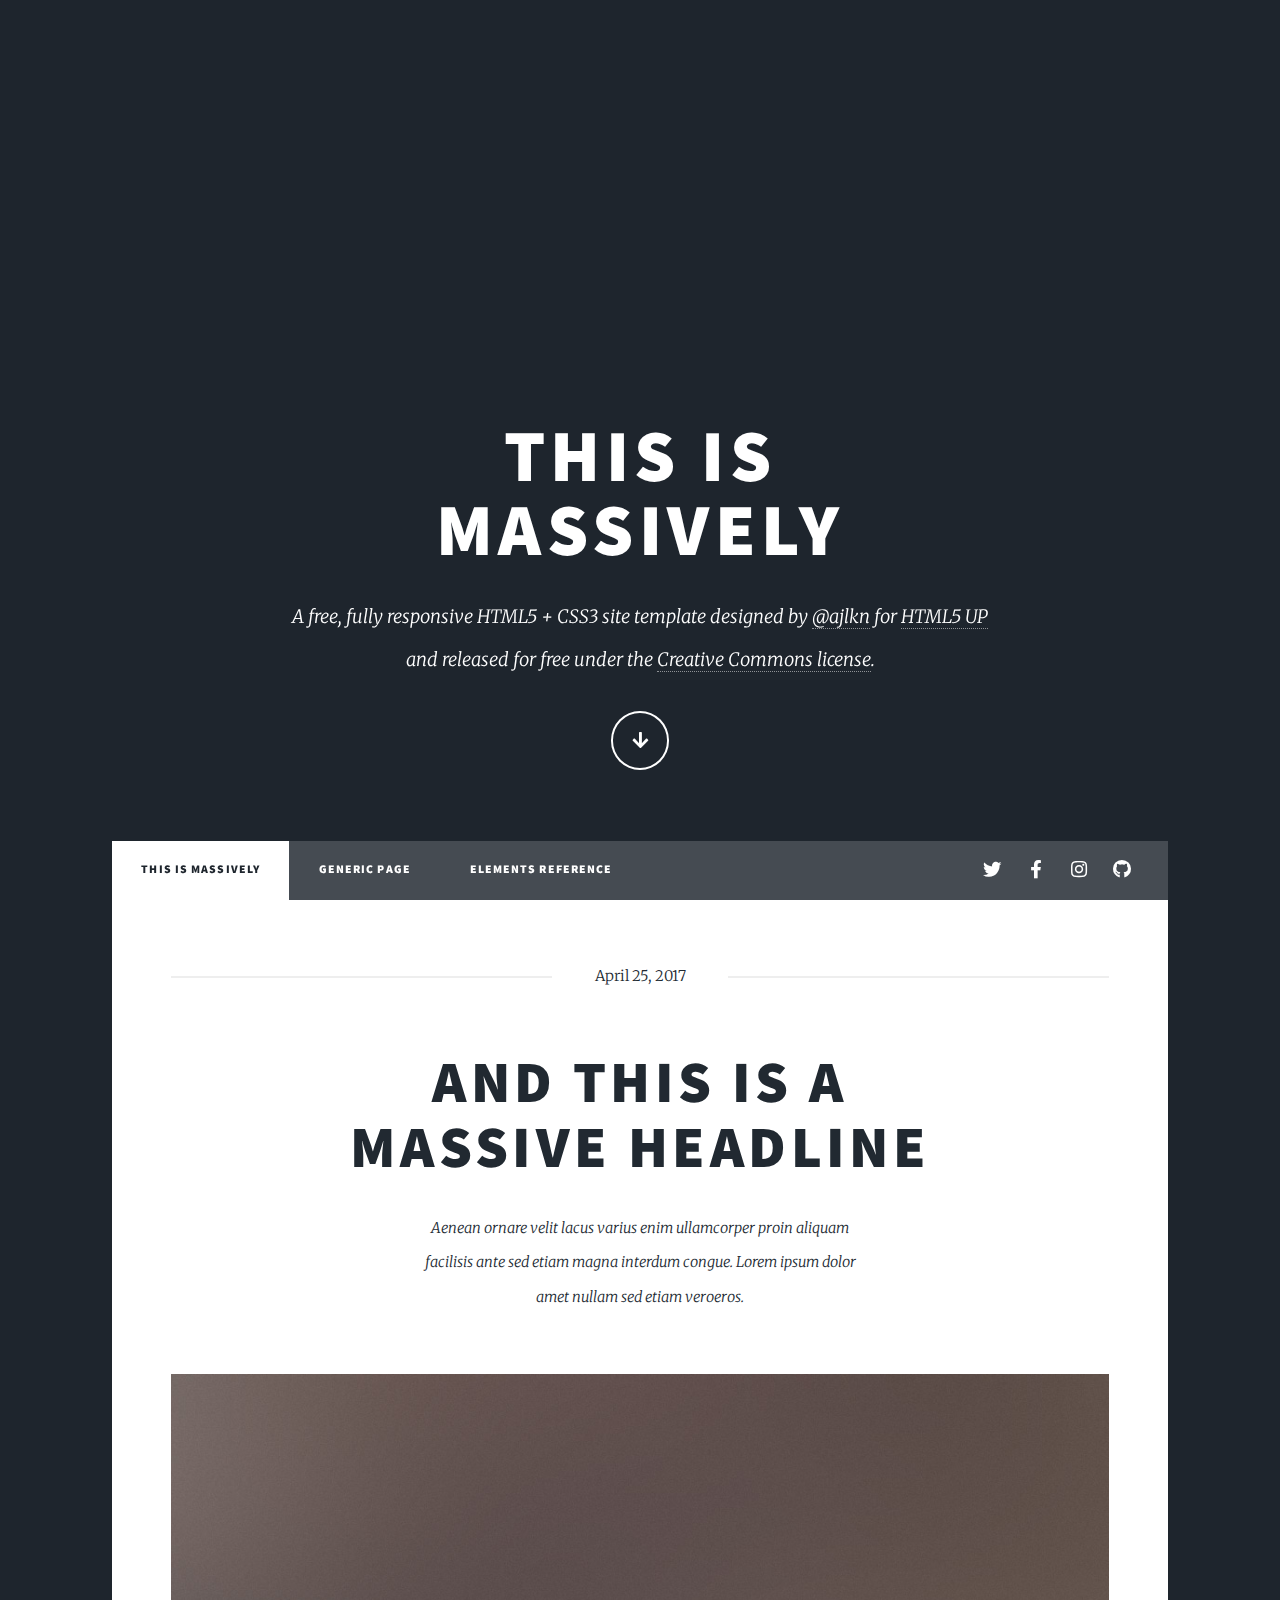
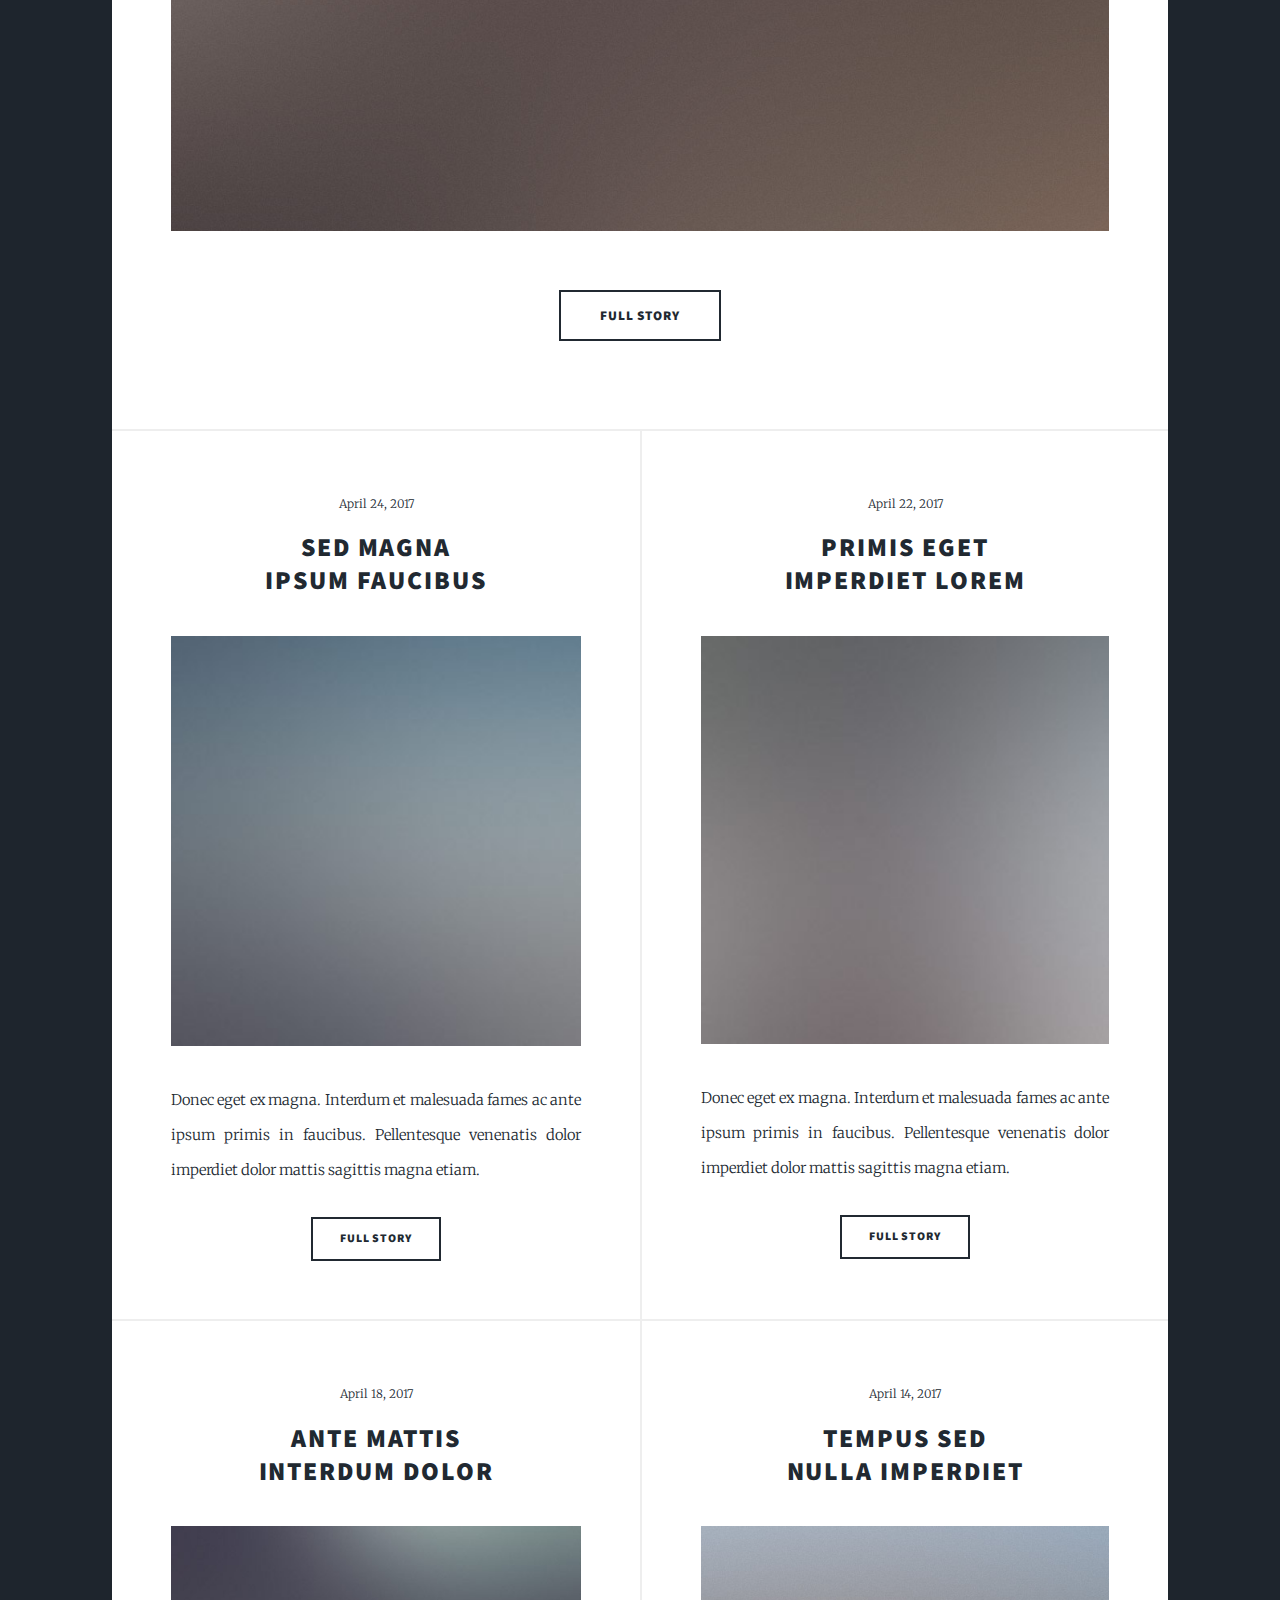
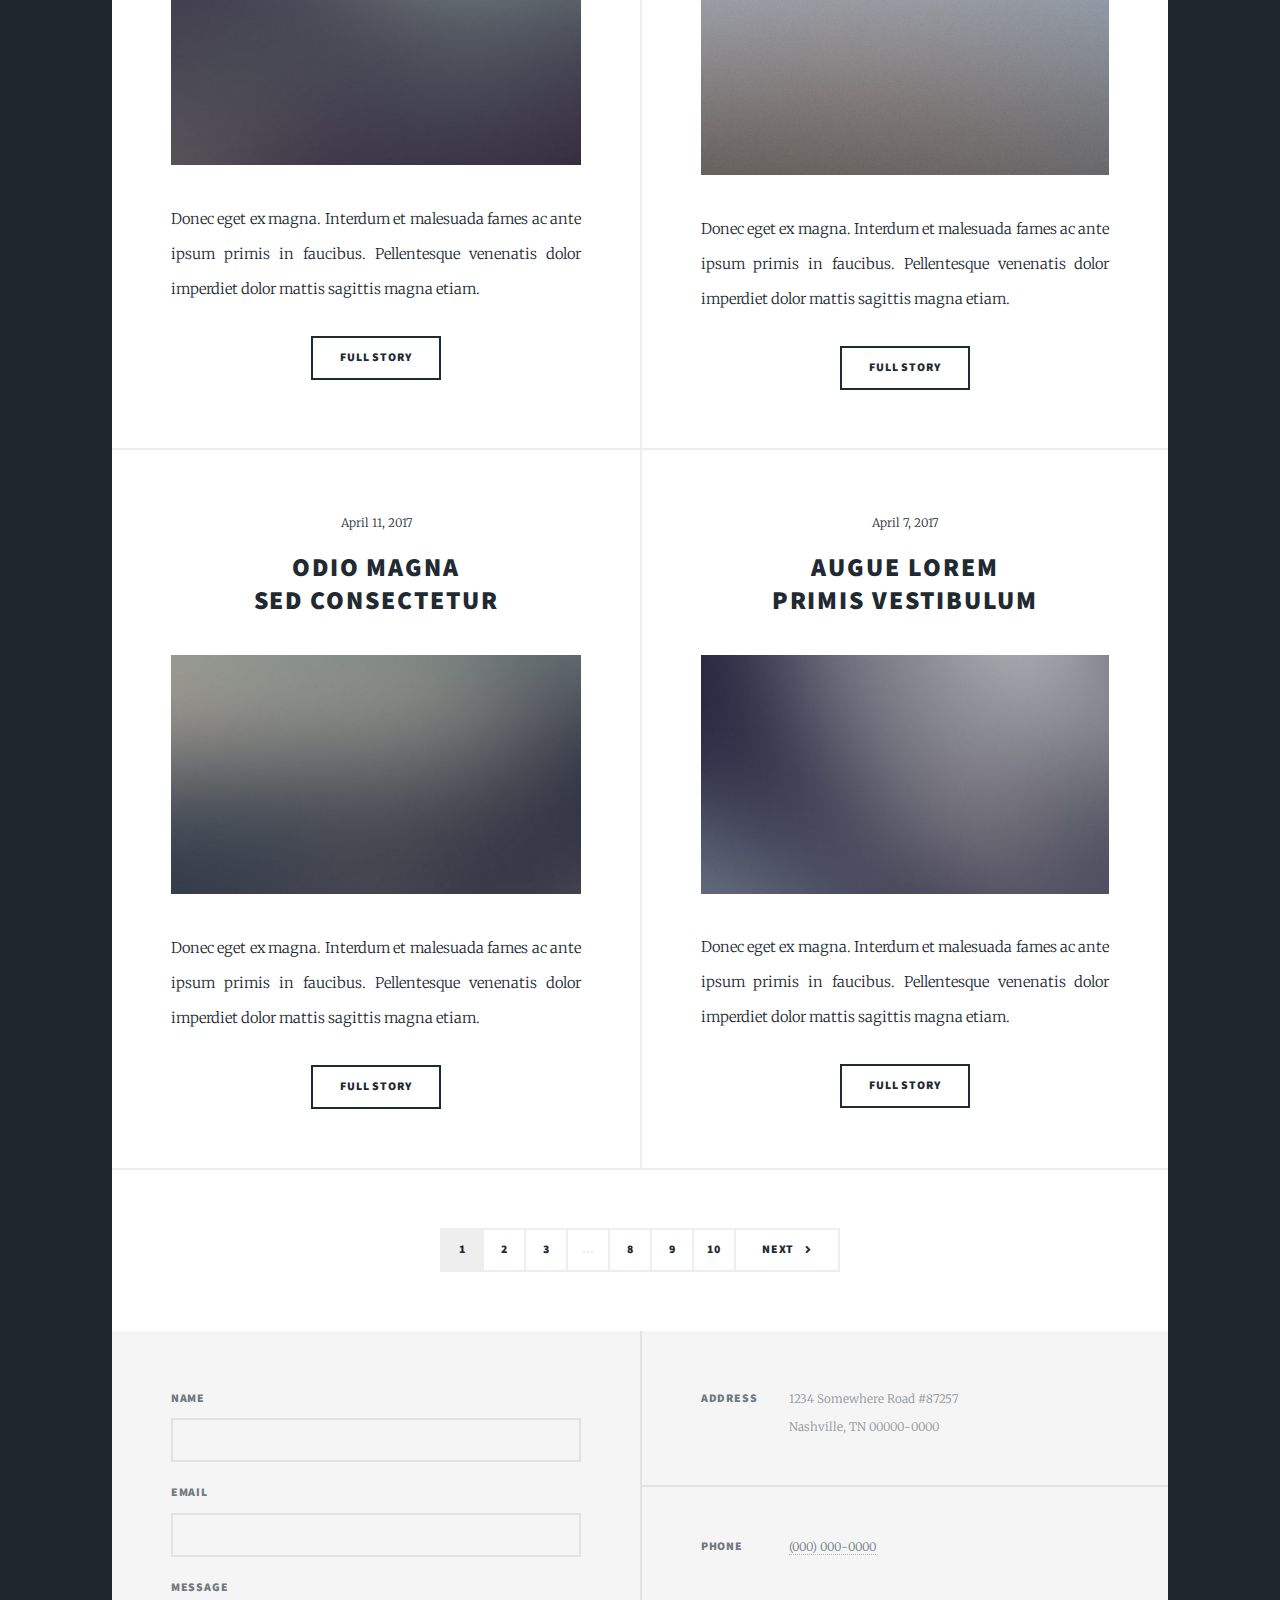
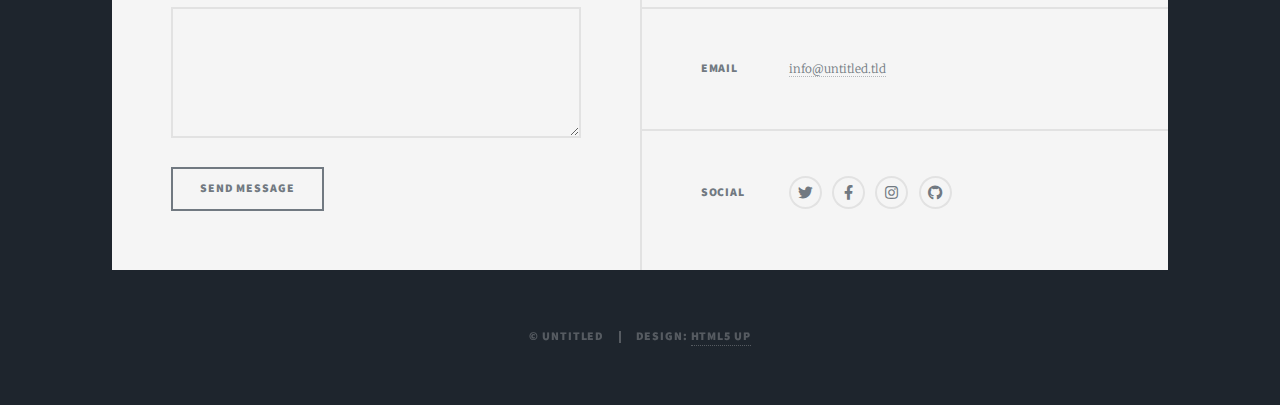
<file: index.html>
<!DOCTYPE HTML>
<!--
	Massively by HTML5 UP
	html5up.net | @ajlkn
	Free for personal and commercial use under the CCA 3.0 license (html5up.net/license)
-->
<html>
	<head>
		<title>Massively by HTML5 UP</title>
		<meta charset="utf-8" />
		<meta name="viewport" content="width=device-width, initial-scale=1, user-scalable=no" />
		<link rel="stylesheet" href="assets/css/main.css" />
		<noscript><link rel="stylesheet" href="assets/css/noscript.css" /></noscript>
	</head>
	<body class="is-preload">

		<!-- Wrapper -->
			<div id="wrapper" class="fade-in">

				<!-- Intro -->
					<div id="intro">
						<h1>This is<br />
						Massively</h1>
						<p>A free, fully responsive HTML5 + CSS3 site template designed by <a href="https://twitter.com/ajlkn">@ajlkn</a> for <a href="https://html5up.net">HTML5 UP</a><br />
						and released for free under the <a href="https://html5up.net/license">Creative Commons license</a>.</p>
						<ul class="actions">
							<li><a href="#header" class="button icon solid solo fa-arrow-down scrolly">Continue</a></li>
						</ul>
					</div>

				<!-- Header -->
					<header id="header">
						<a href="index.html" class="logo">Massively</a>
					</header>

				<!-- Nav -->
					<nav id="nav">
						<ul class="links">
							<li class="active"><a href="index.html">This is Massively</a></li>
							<li><a href="generic.html">Generic Page</a></li>
							<li><a href="elements.html">Elements Reference</a></li>
						</ul>
						<ul class="icons">
							<li><a href="#" class="icon brands fa-twitter"><span class="label">Twitter</span></a></li>
							<li><a href="#" class="icon brands fa-facebook-f"><span class="label">Facebook</span></a></li>
							<li><a href="#" class="icon brands fa-instagram"><span class="label">Instagram</span></a></li>
							<li><a href="#" class="icon brands fa-github"><span class="label">GitHub</span></a></li>
						</ul>
					</nav>

				<!-- Main -->
					<div id="main">

						<!-- Featured Post -->
							<article class="post featured">
								<header class="major">
									<span class="date">April 25, 2017</span>
									<h2><a href="#">And this is a<br />
									massive headline</a></h2>
									<p>Aenean ornare velit lacus varius enim ullamcorper proin aliquam<br />
									facilisis ante sed etiam magna interdum congue. Lorem ipsum dolor<br />
									amet nullam sed etiam veroeros.</p>
								</header>
								<a href="#" class="image main"><img src="images/pic01.jpg" alt="" /></a>
								<ul class="actions special">
									<li><a href="#" class="button large">Full Story</a></li>
								</ul>
							</article>

						<!-- Posts -->
							<section class="posts">
								<article>
									<header>
										<span class="date">April 24, 2017</span>
										<h2><a href="#">Sed magna<br />
										ipsum faucibus</a></h2>
									</header>
									<a href="#" class="image fit"><img src="images/pic02.jpg" alt="" /></a>
									<p>Donec eget ex magna. Interdum et malesuada fames ac ante ipsum primis in faucibus. Pellentesque venenatis dolor imperdiet dolor mattis sagittis magna etiam.</p>
									<ul class="actions special">
										<li><a href="#" class="button">Full Story</a></li>
									</ul>
								</article>
								<article>
									<header>
										<span class="date">April 22, 2017</span>
										<h2><a href="#">Primis eget<br />
										imperdiet lorem</a></h2>
									</header>
									<a href="#" class="image fit"><img src="images/pic03.jpg" alt="" /></a>
									<p>Donec eget ex magna. Interdum et malesuada fames ac ante ipsum primis in faucibus. Pellentesque venenatis dolor imperdiet dolor mattis sagittis magna etiam.</p>
									<ul class="actions special">
										<li><a href="#" class="button">Full Story</a></li>
									</ul>
								</article>
								<article>
									<header>
										<span class="date">April 18, 2017</span>
										<h2><a href="#">Ante mattis<br />
										interdum dolor</a></h2>
									</header>
									<a href="#" class="image fit"><img src="images/pic04.jpg" alt="" /></a>
									<p>Donec eget ex magna. Interdum et malesuada fames ac ante ipsum primis in faucibus. Pellentesque venenatis dolor imperdiet dolor mattis sagittis magna etiam.</p>
									<ul class="actions special">
										<li><a href="#" class="button">Full Story</a></li>
									</ul>
								</article>
								<article>
									<header>
										<span class="date">April 14, 2017</span>
										<h2><a href="#">Tempus sed<br />
										nulla imperdiet</a></h2>
									</header>
									<a href="#" class="image fit"><img src="images/pic05.jpg" alt="" /></a>
									<p>Donec eget ex magna. Interdum et malesuada fames ac ante ipsum primis in faucibus. Pellentesque venenatis dolor imperdiet dolor mattis sagittis magna etiam.</p>
									<ul class="actions special">
										<li><a href="#" class="button">Full Story</a></li>
									</ul>
								</article>
								<article>
									<header>
										<span class="date">April 11, 2017</span>
										<h2><a href="#">Odio magna<br />
										sed consectetur</a></h2>
									</header>
									<a href="#" class="image fit"><img src="images/pic06.jpg" alt="" /></a>
									<p>Donec eget ex magna. Interdum et malesuada fames ac ante ipsum primis in faucibus. Pellentesque venenatis dolor imperdiet dolor mattis sagittis magna etiam.</p>
									<ul class="actions special">
										<li><a href="#" class="button">Full Story</a></li>
									</ul>
								</article>
								<article>
									<header>
										<span class="date">April 7, 2017</span>
										<h2><a href="#">Augue lorem<br />
										primis vestibulum</a></h2>
									</header>
									<a href="#" class="image fit"><img src="images/pic07.jpg" alt="" /></a>
									<p>Donec eget ex magna. Interdum et malesuada fames ac ante ipsum primis in faucibus. Pellentesque venenatis dolor imperdiet dolor mattis sagittis magna etiam.</p>
									<ul class="actions special">
										<li><a href="#" class="button">Full Story</a></li>
									</ul>
								</article>
							</section>

						<!-- Footer -->
							<footer>
								<div class="pagination">
									<!--<a href="#" class="previous">Prev</a>-->
									<a href="#" class="page active">1</a>
									<a href="#" class="page">2</a>
									<a href="#" class="page">3</a>
									<span class="extra">&hellip;</span>
									<a href="#" class="page">8</a>
									<a href="#" class="page">9</a>
									<a href="#" class="page">10</a>
									<a href="#" class="next">Next</a>
								</div>
							</footer>

					</div>

				<!-- Footer -->
					<footer id="footer">
						<section>
							<form method="post" action="#">
								<div class="fields">
									<div class="field">
										<label for="name">Name</label>
										<input type="text" name="name" id="name" />
									</div>
									<div class="field">
										<label for="email">Email</label>
										<input type="text" name="email" id="email" />
									</div>
									<div class="field">
										<label for="message">Message</label>
										<textarea name="message" id="message" rows="3"></textarea>
									</div>
								</div>
								<ul class="actions">
									<li><input type="submit" value="Send Message" /></li>
								</ul>
							</form>
						</section>
						<section class="split contact">
							<section class="alt">
								<h3>Address</h3>
								<p>1234 Somewhere Road #87257<br />
								Nashville, TN 00000-0000</p>
							</section>
							<section>
								<h3>Phone</h3>
								<p><a href="#">(000) 000-0000</a></p>
							</section>
							<section>
								<h3>Email</h3>
								<p><a href="#">info@untitled.tld</a></p>
							</section>
							<section>
								<h3>Social</h3>
								<ul class="icons alt">
									<li><a href="#" class="icon brands alt fa-twitter"><span class="label">Twitter</span></a></li>
									<li><a href="#" class="icon brands alt fa-facebook-f"><span class="label">Facebook</span></a></li>
									<li><a href="#" class="icon brands alt fa-instagram"><span class="label">Instagram</span></a></li>
									<li><a href="#" class="icon brands alt fa-github"><span class="label">GitHub</span></a></li>
								</ul>
							</section>
						</section>
					</footer>

				<!-- Copyright -->
					<div id="copyright">
						<ul><li>&copy; Untitled</li><li>Design: <a href="https://html5up.net">HTML5 UP</a></li></ul>
					</div>

			</div>

		<!-- Scripts -->
			<script src="assets/js/jquery.min.js"></script>
			<script src="assets/js/jquery.scrollex.min.js"></script>
			<script src="assets/js/jquery.scrolly.min.js"></script>
			<script src="assets/js/browser.min.js"></script>
			<script src="assets/js/breakpoints.min.js"></script>
			<script src="assets/js/util.js"></script>
			<script src="assets/js/main.js"></script>

	</body>
</html>
</file>
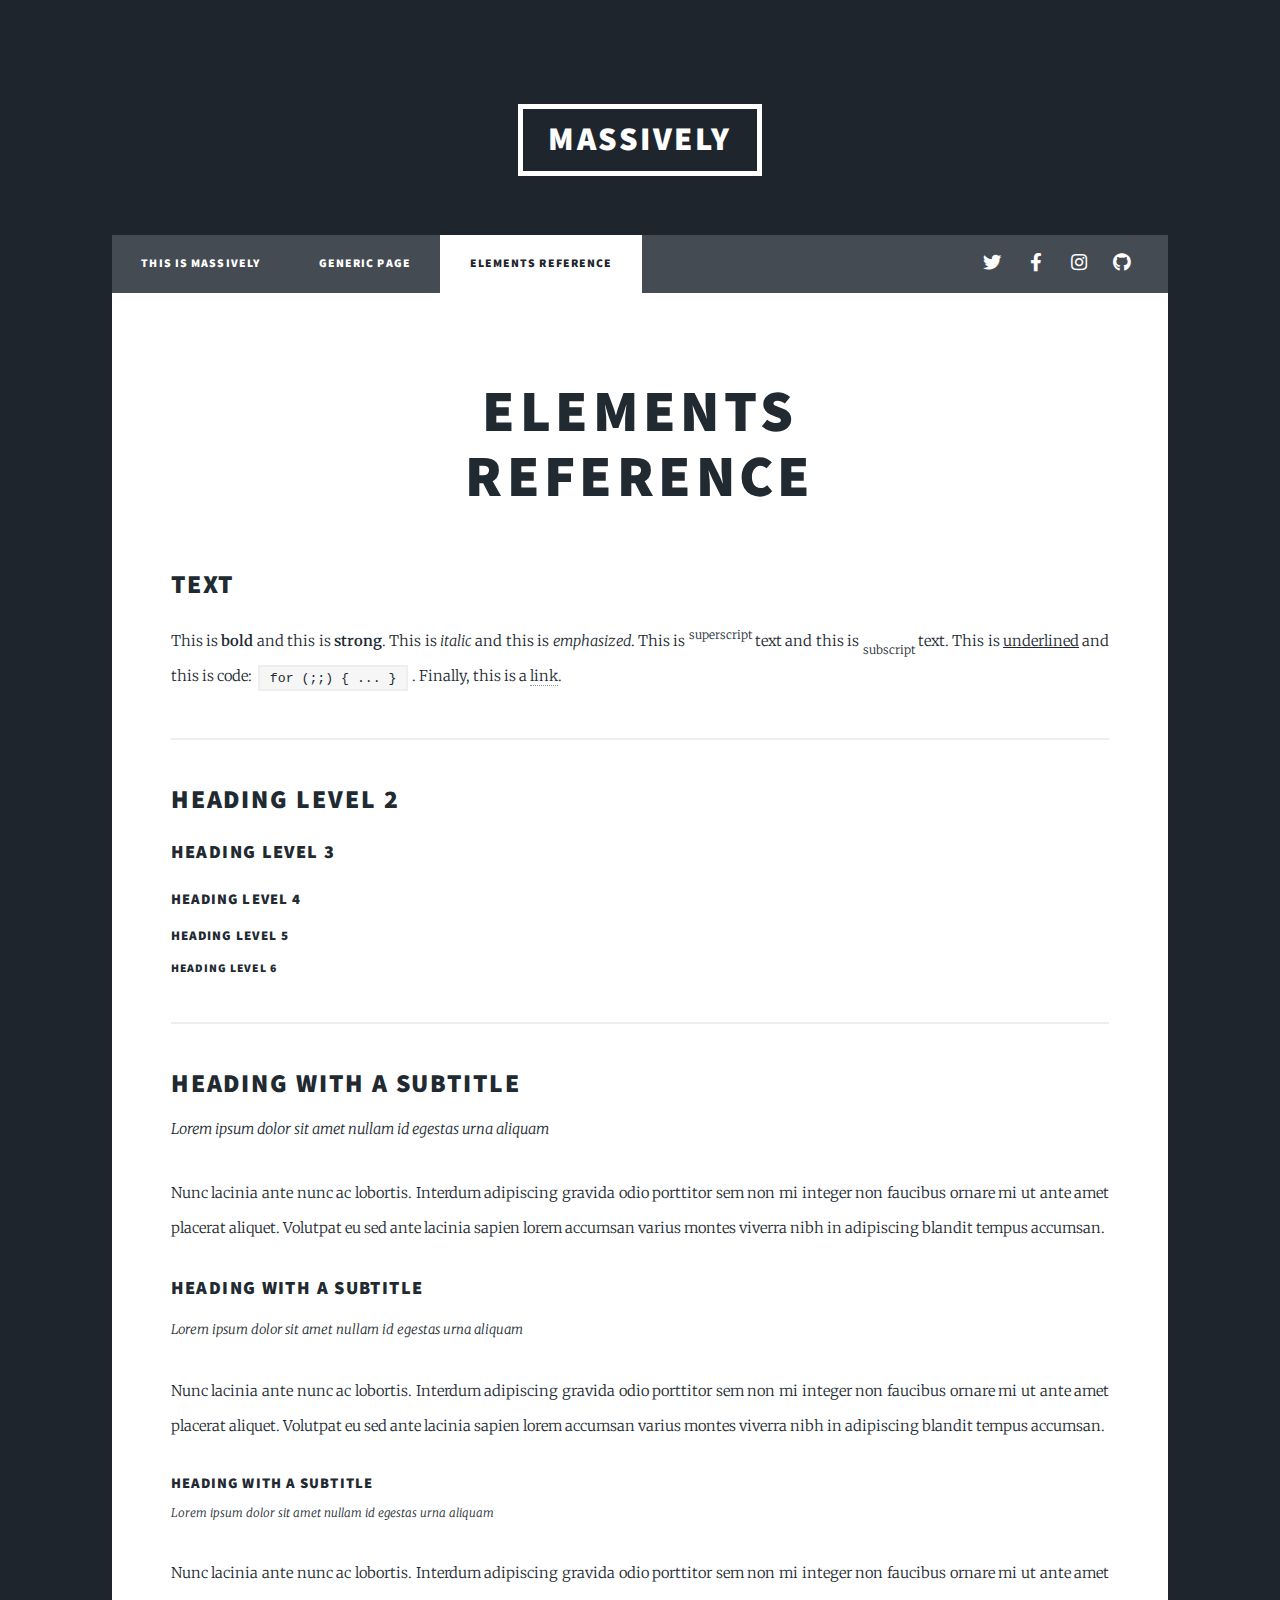
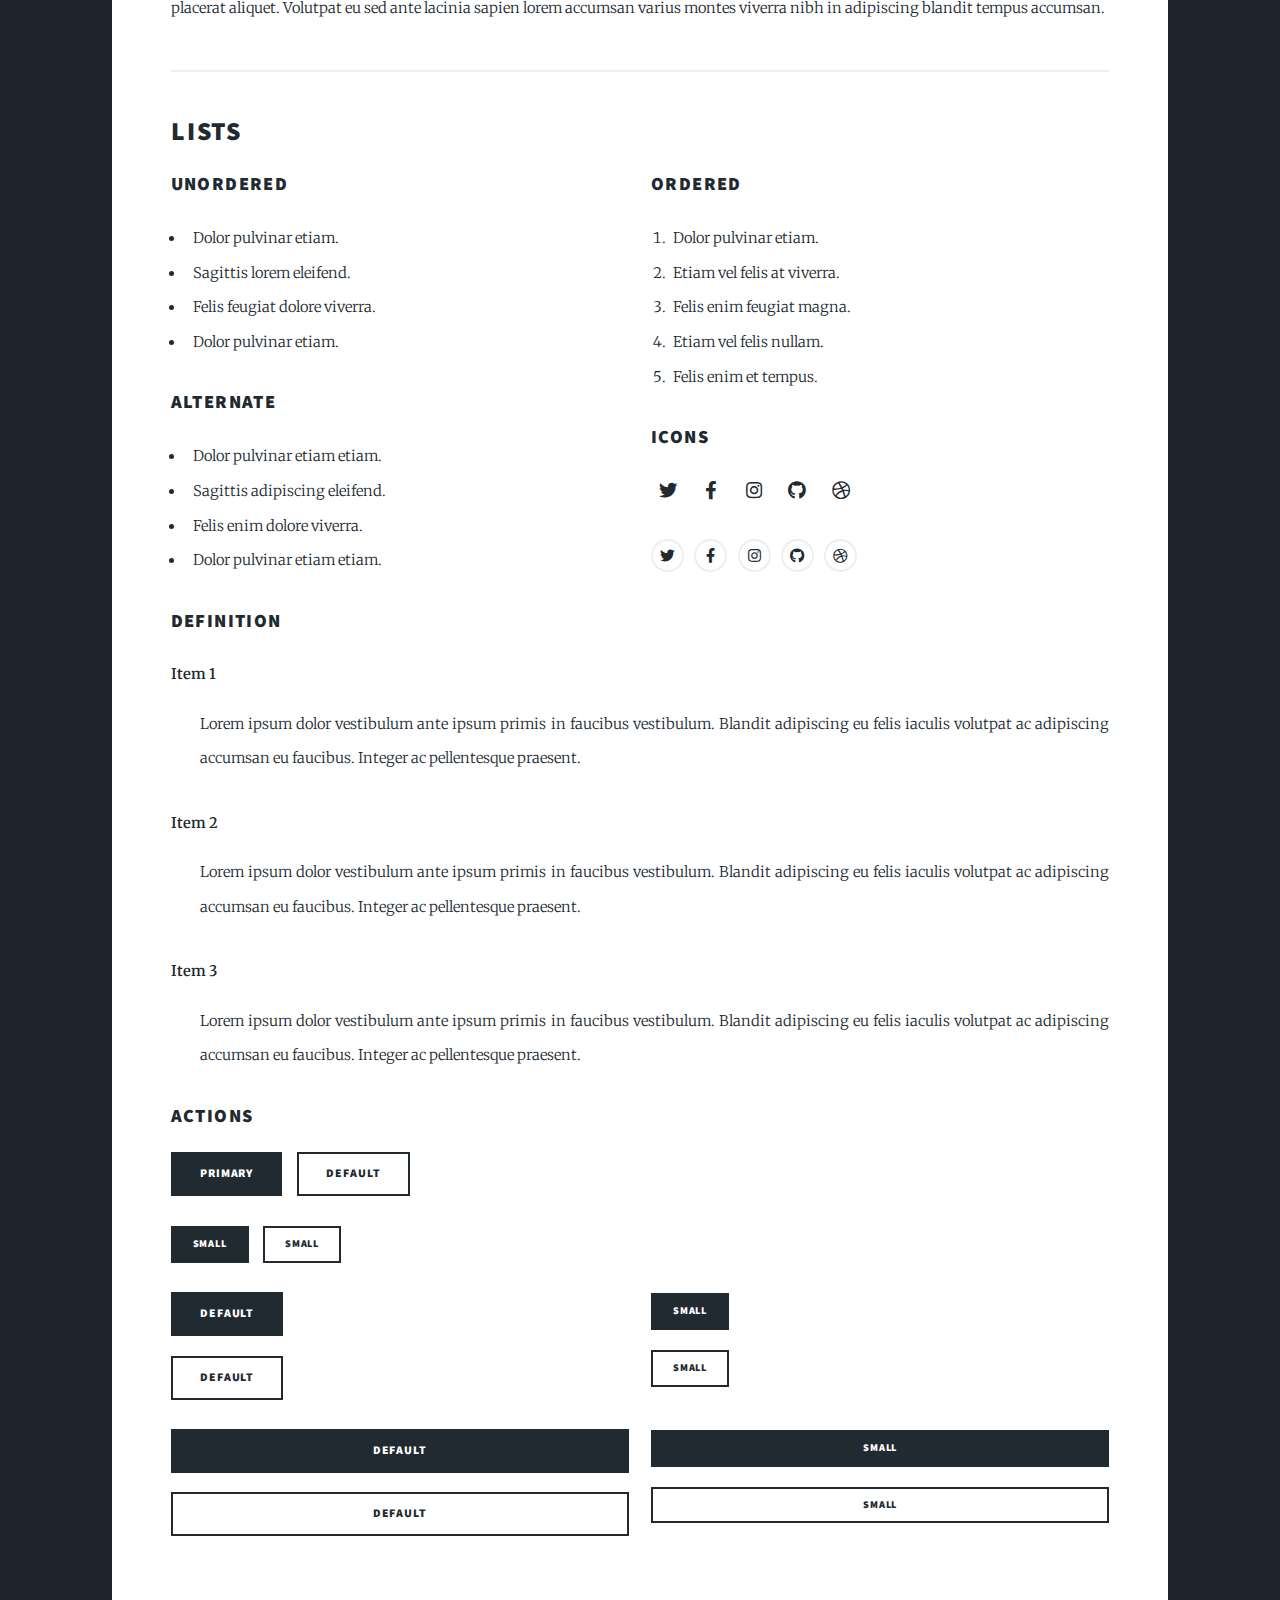
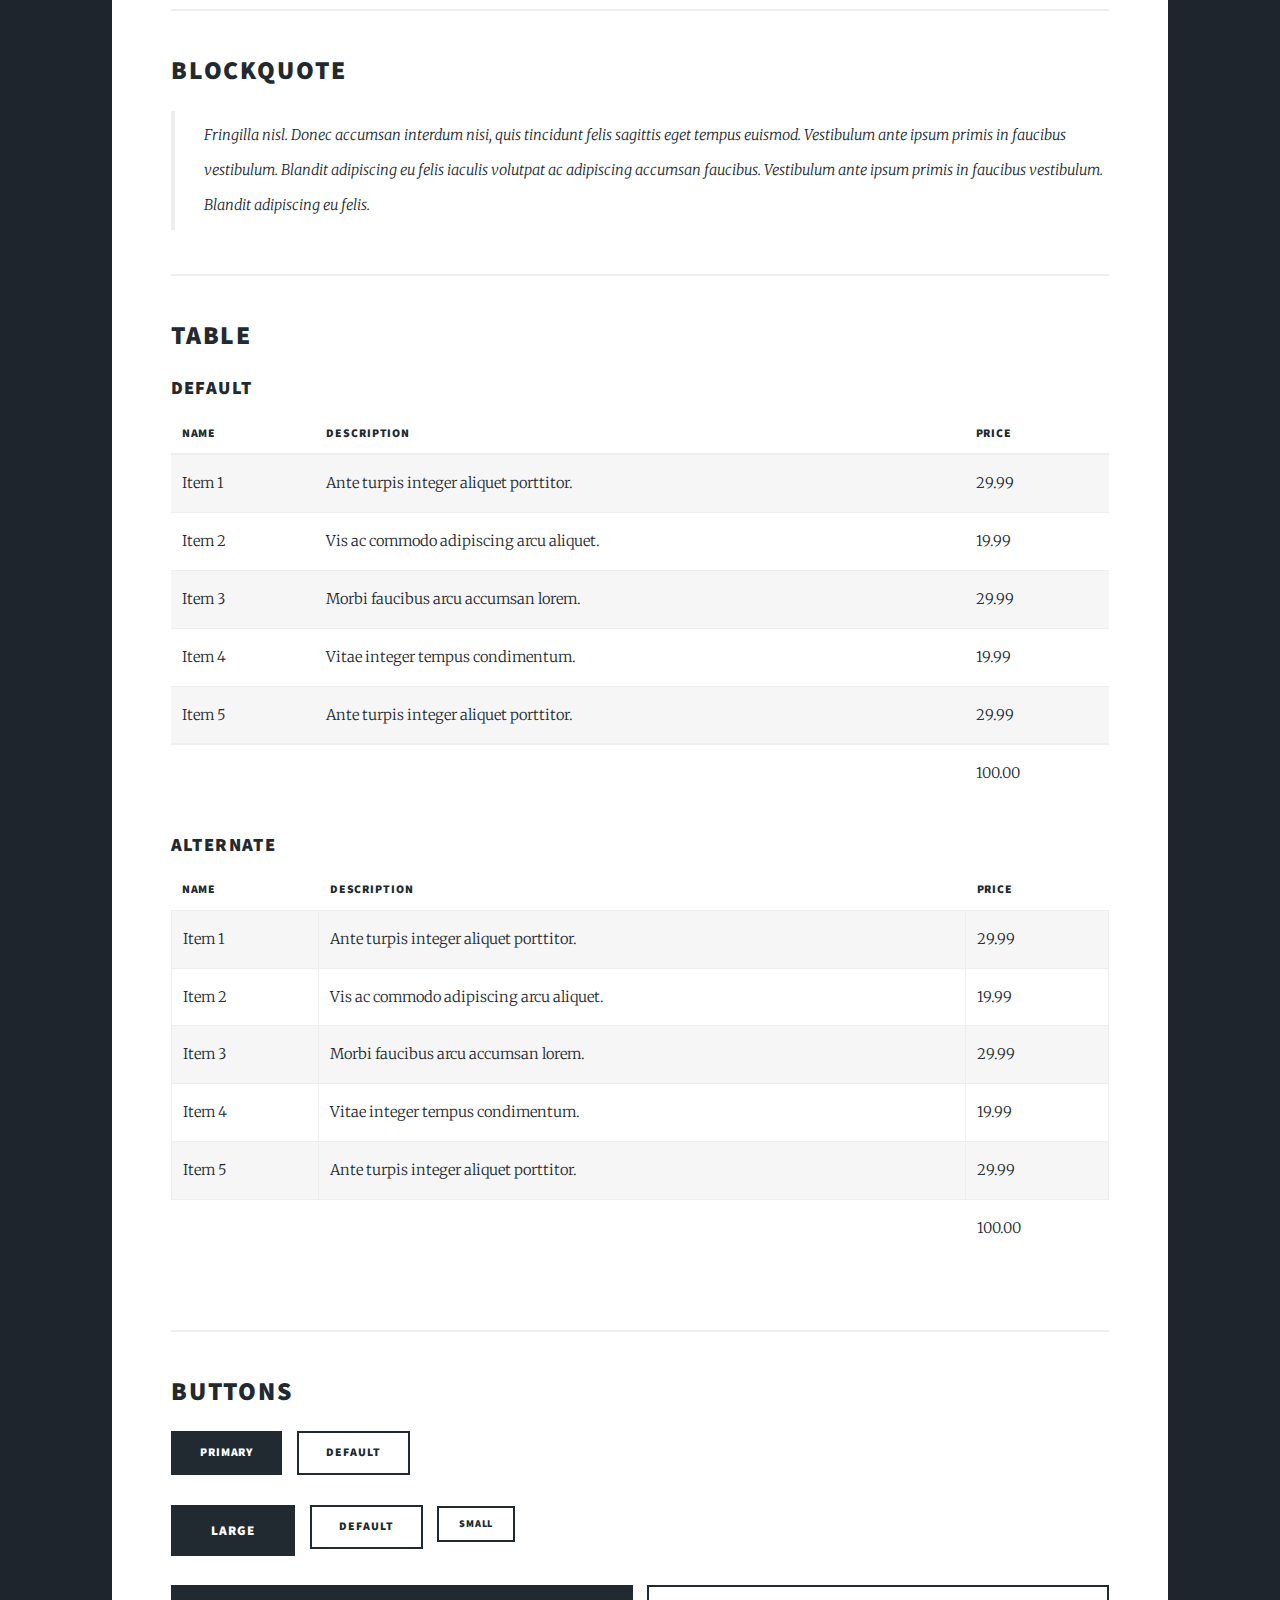
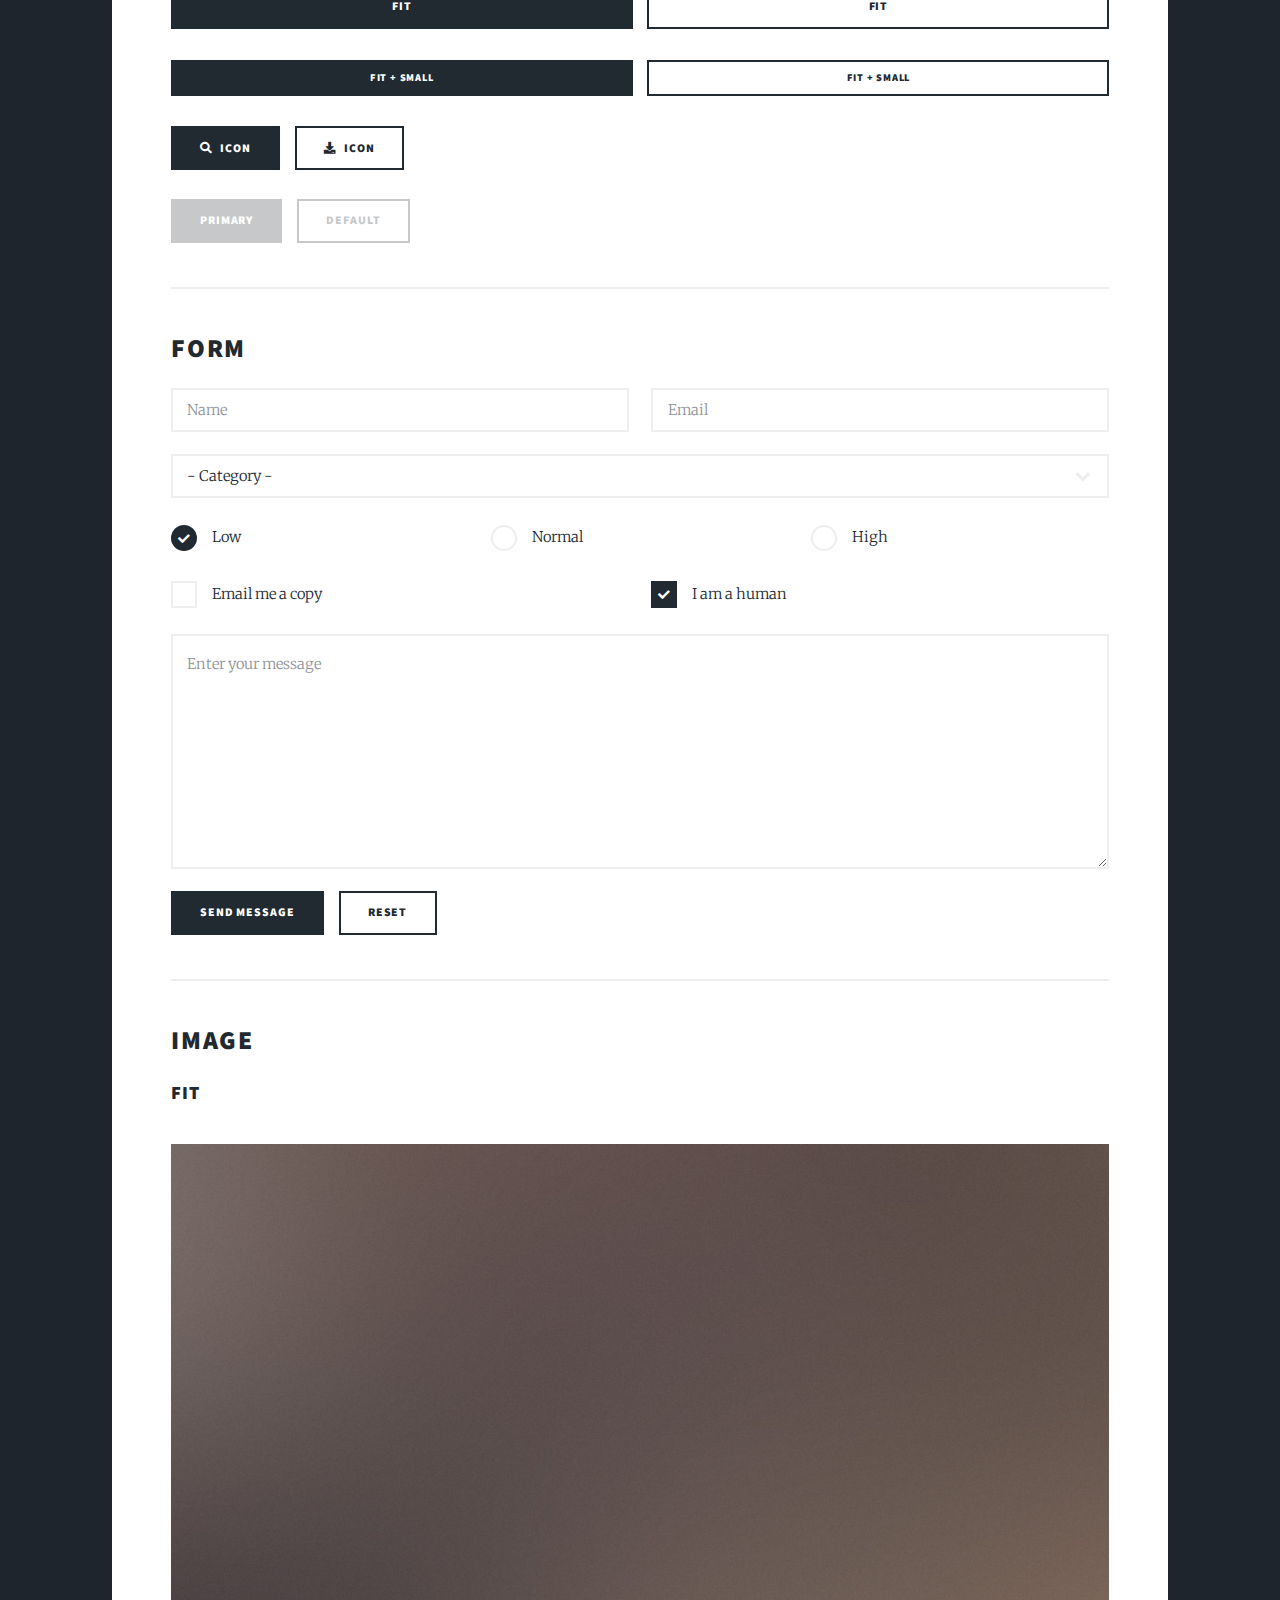
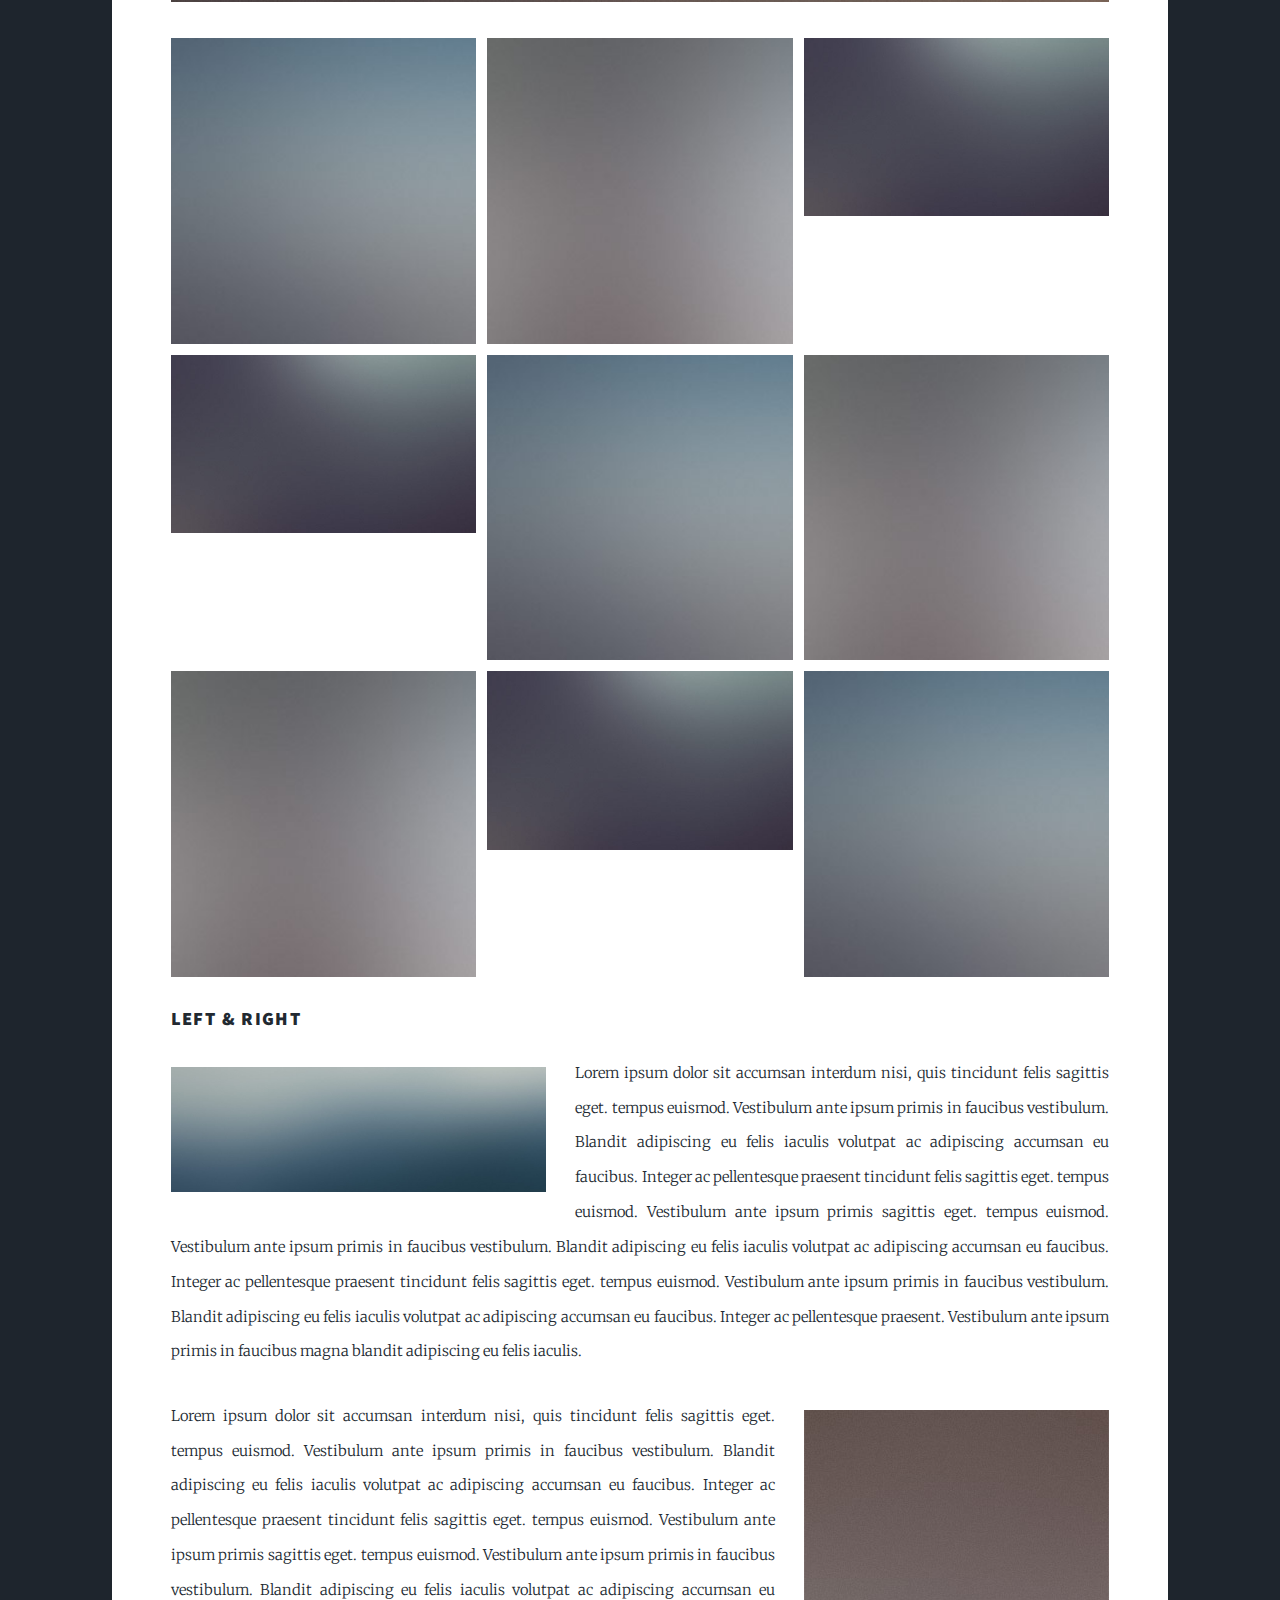
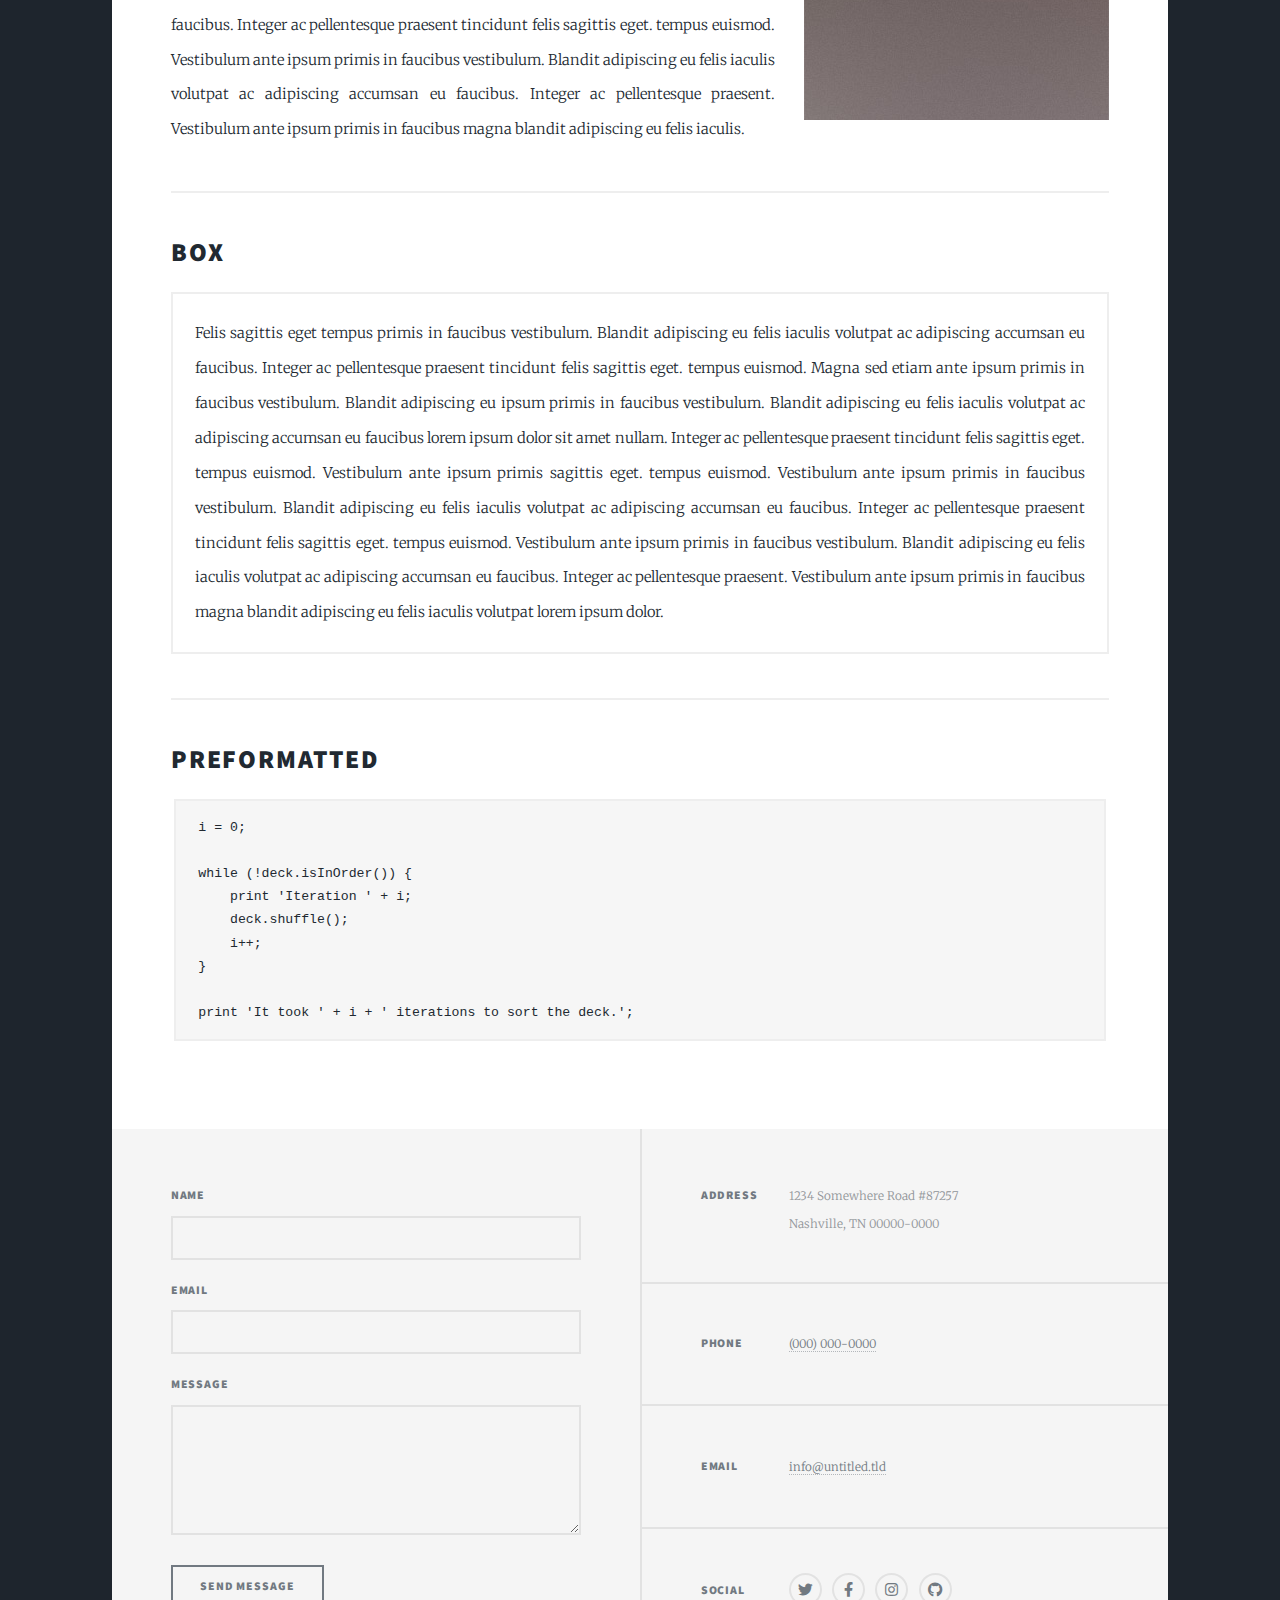
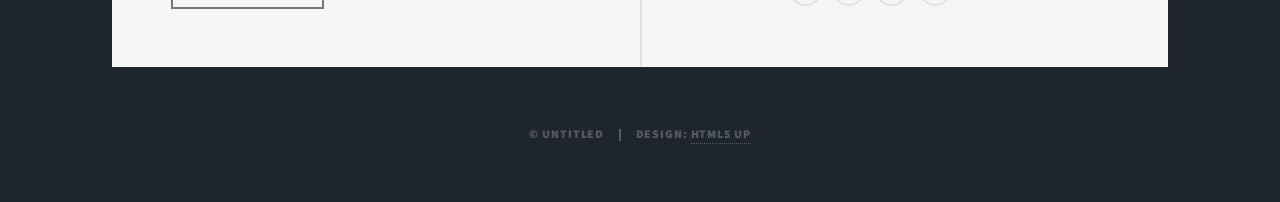
<file: contact.html>
<!DOCTYPE HTML>
<!--
	Massively by HTML5 UP
	html5up.net | @ajlkn
	Free for personal and commercial use under the CCA 3.0 license (html5up.net/license)
-->
<html>
	<head>
		<title>Elements Reference - Massively by HTML5 UP</title>
		<meta charset="utf-8" />
		<meta name="viewport" content="width=device-width, initial-scale=1, user-scalable=no" />
		<link rel="stylesheet" href="assets/css/main.css" />
		<noscript><link rel="stylesheet" href="assets/css/noscript.css" /></noscript>
	</head>
	<body class="is-preload">

		<!-- Wrapper -->
			<div id="wrapper">

				<!-- Header -->
					<header id="header">
						<a href="index.html" class="logo">Massively</a>
					</header>

				<!-- Nav -->
					<nav id="nav">
						<ul class="links">
							<li><a href="index.html">This is Massively</a></li>
							<li><a href="generic.html">Generic Page</a></li>
							<li class="active"><a href="elements.html">Elements Reference</a></li>
						</ul>
						<ul class="icons">
							<li><a href="#" class="icon brands fa-twitter"><span class="label">Twitter</span></a></li>
							<li><a href="#" class="icon brands fa-facebook-f"><span class="label">Facebook</span></a></li>
							<li><a href="#" class="icon brands fa-instagram"><span class="label">Instagram</span></a></li>
							<li><a href="#" class="icon brands fa-github"><span class="label">GitHub</span></a></li>
						</ul>
					</nav>

				<!-- Main -->
					<div id="main">

						<!-- Post -->
							<section class="post">
								<header class="major">
									<h1>Elements<br />
									Reference</h1>
								</header>

								<!-- Text stuff -->
									<h2>Text</h2>
									<p>This is <b>bold</b> and this is <strong>strong</strong>. This is <i>italic</i> and this is <em>emphasized</em>.
									This is <sup>superscript</sup> text and this is <sub>subscript</sub> text.
									This is <u>underlined</u> and this is code: <code>for (;;) { ... }</code>.
									Finally, this is a <a href="#">link</a>.</p>
									<hr />
									<h2>Heading Level 2</h2>
									<h3>Heading Level 3</h3>
									<h4>Heading Level 4</h4>
									<h5>Heading Level 5</h5>
									<h6>Heading Level 6</h6>
									<hr />
									<header>
										<h2>Heading with a Subtitle</h2>
										<p>Lorem ipsum dolor sit amet nullam id egestas urna aliquam</p>
									</header>
									<p>Nunc lacinia ante nunc ac lobortis. Interdum adipiscing gravida odio porttitor sem non mi integer non faucibus ornare mi ut ante amet placerat aliquet. Volutpat eu sed ante lacinia sapien lorem accumsan varius montes viverra nibh in adipiscing blandit tempus accumsan.</p>
									<header>
										<h3>Heading with a Subtitle</h3>
										<p>Lorem ipsum dolor sit amet nullam id egestas urna aliquam</p>
									</header>
									<p>Nunc lacinia ante nunc ac lobortis. Interdum adipiscing gravida odio porttitor sem non mi integer non faucibus ornare mi ut ante amet placerat aliquet. Volutpat eu sed ante lacinia sapien lorem accumsan varius montes viverra nibh in adipiscing blandit tempus accumsan.</p>
									<header>
										<h4>Heading with a Subtitle</h4>
										<p>Lorem ipsum dolor sit amet nullam id egestas urna aliquam</p>
									</header>
									<p>Nunc lacinia ante nunc ac lobortis. Interdum adipiscing gravida odio porttitor sem non mi integer non faucibus ornare mi ut ante amet placerat aliquet. Volutpat eu sed ante lacinia sapien lorem accumsan varius montes viverra nibh in adipiscing blandit tempus accumsan.</p>

									<hr />

								<!-- Lists -->
									<h2>Lists</h2>
									<div class="row">
										<div class="col-6 col-12-small">

											<h3>Unordered</h3>
											<ul>
												<li>Dolor pulvinar etiam.</li>
												<li>Sagittis lorem eleifend.</li>
												<li>Felis feugiat dolore viverra.</li>
												<li>Dolor pulvinar etiam.</li>
											</ul>

											<h3>Alternate</h3>
											<ul class="alt">
												<li>Dolor pulvinar etiam etiam.</li>
												<li>Sagittis adipiscing eleifend.</li>
												<li>Felis enim dolore viverra.</li>
												<li>Dolor pulvinar etiam etiam.</li>
											</ul>

										</div>
										<div class="col-6 col-12-small">

											<h3>Ordered</h3>
											<ol>
												<li>Dolor pulvinar etiam.</li>
												<li>Etiam vel felis at viverra.</li>
												<li>Felis enim feugiat magna.</li>
												<li>Etiam vel felis nullam.</li>
												<li>Felis enim et tempus.</li>
											</ol>

											<h3>Icons</h3>
											<ul class="icons">
												<li><a href="#" class="icon brands fa-twitter"><span class="label">Twitter</span></a></li>
												<li><a href="#" class="icon brands fa-facebook-f"><span class="label">Facebook</span></a></li>
												<li><a href="#" class="icon brands fa-instagram"><span class="label">Instagram</span></a></li>
												<li><a href="#" class="icon brands fa-github"><span class="label">Github</span></a></li>
												<li><a href="#" class="icon brands fa-dribbble"><span class="label">Dribbble</span></a></li>
											</ul>
											<ul class="icons alt">
												<li><a href="#" class="icon brands alt fa-twitter"><span class="label">Twitter</span></a></li>
												<li><a href="#" class="icon brands alt fa-facebook-f"><span class="label">Facebook</span></a></li>
												<li><a href="#" class="icon brands alt fa-instagram"><span class="label">Instagram</span></a></li>
												<li><a href="#" class="icon brands alt fa-github"><span class="label">Github</span></a></li>
												<li><a href="#" class="icon brands alt fa-dribbble"><span class="label">Dribbble</span></a></li>
											</ul>

										</div>
									</div>
									<h3>Definition</h3>
									<dl>
										<dt>Item 1</dt>
										<dd>
											<p>Lorem ipsum dolor vestibulum ante ipsum primis in faucibus vestibulum. Blandit adipiscing eu felis iaculis volutpat ac adipiscing accumsan eu faucibus. Integer ac pellentesque praesent.</p>
										</dd>
										<dt>Item 2</dt>
										<dd>
											<p>Lorem ipsum dolor vestibulum ante ipsum primis in faucibus vestibulum. Blandit adipiscing eu felis iaculis volutpat ac adipiscing accumsan eu faucibus. Integer ac pellentesque praesent.</p>
										</dd>
										<dt>Item 3</dt>
										<dd>
											<p>Lorem ipsum dolor vestibulum ante ipsum primis in faucibus vestibulum. Blandit adipiscing eu felis iaculis volutpat ac adipiscing accumsan eu faucibus. Integer ac pellentesque praesent.</p>
										</dd>
									</dl>

									<h3>Actions</h3>
									<ul class="actions">
										<li><a href="#" class="button primary">Primary</a></li>
										<li><a href="#" class="button">Default</a></li>
									</ul>
									<ul class="actions small">
										<li><a href="#" class="button primary small">Small</a></li>
										<li><a href="#" class="button small">Small</a></li>
									</ul>
									<div class="row">
										<div class="col-6 col-12-small">
											<ul class="actions stacked">
												<li><a href="#" class="button primary">Default</a></li>
												<li><a href="#" class="button">Default</a></li>
											</ul>
										</div>
										<div class="col-6 col-12-small">
											<ul class="actions stacked">
												<li><a href="#" class="button primary small">Small</a></li>
												<li><a href="#" class="button small">Small</a></li>
											</ul>
										</div>
									</div>
									<div class="row">
										<div class="col-6 col-12-small">
											<ul class="actions stacked">
												<li><a href="#" class="button primary fit">Default</a></li>
												<li><a href="#" class="button fit">Default</a></li>
											</ul>
										</div>
										<div class="col-6 col-12-small">
											<ul class="actions stacked">
												<li><a href="#" class="button primary small fit">Small</a></li>
												<li><a href="#" class="button small fit">Small</a></li>
											</ul>
										</div>
									</div>

									<hr />

								<!-- Blockquote -->
									<h2>Blockquote</h2>
									<blockquote>Fringilla nisl. Donec accumsan interdum nisi, quis tincidunt felis sagittis eget tempus euismod. Vestibulum ante ipsum primis in faucibus vestibulum. Blandit adipiscing eu felis iaculis volutpat ac adipiscing accumsan faucibus. Vestibulum ante ipsum primis in faucibus vestibulum. Blandit adipiscing eu felis.</blockquote>

									<hr />

								<!-- Table -->
									<h2>Table</h2>

									<h3>Default</h3>
									<div class="table-wrapper">
										<table>
											<thead>
												<tr>
													<th>Name</th>
													<th>Description</th>
													<th>Price</th>
												</tr>
											</thead>
											<tbody>
												<tr>
													<td>Item 1</td>
													<td>Ante turpis integer aliquet porttitor.</td>
													<td>29.99</td>
												</tr>
												<tr>
													<td>Item 2</td>
													<td>Vis ac commodo adipiscing arcu aliquet.</td>
													<td>19.99</td>
												</tr>
												<tr>
													<td>Item 3</td>
													<td> Morbi faucibus arcu accumsan lorem.</td>
													<td>29.99</td>
												</tr>
												<tr>
													<td>Item 4</td>
													<td>Vitae integer tempus condimentum.</td>
													<td>19.99</td>
												</tr>
												<tr>
													<td>Item 5</td>
													<td>Ante turpis integer aliquet porttitor.</td>
													<td>29.99</td>
												</tr>
											</tbody>
											<tfoot>
												<tr>
													<td colspan="2"></td>
													<td>100.00</td>
												</tr>
											</tfoot>
										</table>
									</div>

									<h3>Alternate</h3>
									<div class="table-wrapper">
										<table class="alt">
											<thead>
												<tr>
													<th>Name</th>
													<th>Description</th>
													<th>Price</th>
												</tr>
											</thead>
											<tbody>
												<tr>
													<td>Item 1</td>
													<td>Ante turpis integer aliquet porttitor.</td>
													<td>29.99</td>
												</tr>
												<tr>
													<td>Item 2</td>
													<td>Vis ac commodo adipiscing arcu aliquet.</td>
													<td>19.99</td>
												</tr>
												<tr>
													<td>Item 3</td>
													<td> Morbi faucibus arcu accumsan lorem.</td>
													<td>29.99</td>
												</tr>
												<tr>
													<td>Item 4</td>
													<td>Vitae integer tempus condimentum.</td>
													<td>19.99</td>
												</tr>
												<tr>
													<td>Item 5</td>
													<td>Ante turpis integer aliquet porttitor.</td>
													<td>29.99</td>
												</tr>
											</tbody>
											<tfoot>
												<tr>
													<td colspan="2"></td>
													<td>100.00</td>
												</tr>
											</tfoot>
										</table>
									</div>

									<hr />

								<!-- Buttons -->
									<h2>Buttons</h2>
									<ul class="actions">
										<li><a href="#" class="button primary">Primary</a></li>
										<li><a href="#" class="button">Default</a></li>
									</ul>
									<ul class="actions">
										<li><a href="#" class="button primary large">Large</a></li>
										<li><a href="#" class="button">Default</a></li>
										<li><a href="#" class="button small">Small</a></li>
									</ul>
									<ul class="actions fit">
										<li><a href="#" class="button primary fit">Fit</a></li>
										<li><a href="#" class="button fit">Fit</a></li>
									</ul>
									<ul class="actions fit small">
										<li><a href="#" class="button primary fit small">Fit + Small</a></li>
										<li><a href="#" class="button fit small">Fit + Small</a></li>
									</ul>
									<ul class="actions">
										<li><a href="#" class="button primary icon solid fa-search">Icon</a></li>
										<li><a href="#" class="button icon solid fa-download">Icon</a></li>
									</ul>
									<ul class="actions">
										<li><span class="button primary disabled">Primary</span></li>
										<li><span class="button disabled">Default</span></li>
									</ul>

									<hr />

								<!-- Form -->
									<h2>Form</h2>

									<form method="post" action="#">
										<div class="row gtr-uniform">
											<div class="col-6 col-12-xsmall">
												<input type="text" name="demo-name" id="demo-name" value="" placeholder="Name" />
											</div>
											<div class="col-6 col-12-xsmall">
												<input type="email" name="demo-email" id="demo-email" value="" placeholder="Email" />
											</div>
											<!-- Break -->
											<div class="col-12">
												<select name="demo-category" id="demo-category">
													<option value="">- Category -</option>
													<option value="1">Manufacturing</option>
													<option value="1">Shipping</option>
													<option value="1">Administration</option>
													<option value="1">Human Resources</option>
												</select>
											</div>
											<!-- Break -->
											<div class="col-4 col-12-small">
												<input type="radio" id="demo-priority-low" name="demo-priority" checked>
												<label for="demo-priority-low">Low</label>
											</div>
											<div class="col-4 col-12-small">
												<input type="radio" id="demo-priority-normal" name="demo-priority">
												<label for="demo-priority-normal">Normal</label>
											</div>
											<div class="col-4 col-12-small">
												<input type="radio" id="demo-priority-high" name="demo-priority">
												<label for="demo-priority-high">High</label>
											</div>
											<!-- Break -->
											<div class="col-6 col-12-small">
												<input type="checkbox" id="demo-copy" name="demo-copy">
												<label for="demo-copy">Email me a copy</label>
											</div>
											<div class="col-6 col-12-small">
												<input type="checkbox" id="demo-human" name="demo-human" checked>
												<label for="demo-human">I am a human</label>
											</div>
											<!-- Break -->
											<div class="col-12">
												<textarea name="demo-message" id="demo-message" placeholder="Enter your message" rows="6"></textarea>
											</div>
											<!-- Break -->
											<div class="col-12">
												<ul class="actions">
													<li><input type="submit" value="Send Message" class="primary" /></li>
													<li><input type="reset" value="Reset" /></li>
												</ul>
											</div>
										</div>
									</form>

									<hr />

								<!-- Image -->
									<h2>Image</h2>

									<h3>Fit</h3>
									<span class="image fit"><img src="images/pic01.jpg" alt="" /></span>
									<div class="box alt">
										<div class="row gtr-50 gtr-uniform">
											<div class="col-4"><span class="image fit"><img src="images/pic02.jpg" alt="" /></span></div>
											<div class="col-4"><span class="image fit"><img src="images/pic03.jpg" alt="" /></span></div>
											<div class="col-4"><span class="image fit"><img src="images/pic04.jpg" alt="" /></span></div>
											<!-- Break -->
											<div class="col-4"><span class="image fit"><img src="images/pic04.jpg" alt="" /></span></div>
											<div class="col-4"><span class="image fit"><img src="images/pic02.jpg" alt="" /></span></div>
											<div class="col-4"><span class="image fit"><img src="images/pic03.jpg" alt="" /></span></div>
											<!-- Break -->
											<div class="col-4"><span class="image fit"><img src="images/pic03.jpg" alt="" /></span></div>
											<div class="col-4"><span class="image fit"><img src="images/pic04.jpg" alt="" /></span></div>
											<div class="col-4"><span class="image fit"><img src="images/pic02.jpg" alt="" /></span></div>
										</div>
									</div>

									<h3>Left &amp; Right</h3>
									<p><span class="image left"><img src="images/pic08.jpg" alt="" /></span>Lorem ipsum dolor sit accumsan interdum nisi, quis tincidunt felis sagittis eget. tempus euismod. Vestibulum ante ipsum primis in faucibus vestibulum. Blandit adipiscing eu felis iaculis volutpat ac adipiscing accumsan eu faucibus. Integer ac pellentesque praesent tincidunt felis sagittis eget. tempus euismod. Vestibulum ante ipsum primis sagittis eget. tempus euismod. Vestibulum ante ipsum primis in faucibus vestibulum. Blandit adipiscing eu felis iaculis volutpat ac adipiscing accumsan eu faucibus. Integer ac pellentesque praesent tincidunt felis sagittis eget. tempus euismod. Vestibulum ante ipsum primis in faucibus vestibulum. Blandit adipiscing eu felis iaculis volutpat ac adipiscing accumsan eu faucibus. Integer ac pellentesque praesent. Vestibulum ante ipsum primis in faucibus magna blandit adipiscing eu felis iaculis.</p>
									<p><span class="image right"><img src="images/pic09.jpg" alt="" /></span>Lorem ipsum dolor sit accumsan interdum nisi, quis tincidunt felis sagittis eget. tempus euismod. Vestibulum ante ipsum primis in faucibus vestibulum. Blandit adipiscing eu felis iaculis volutpat ac adipiscing accumsan eu faucibus. Integer ac pellentesque praesent tincidunt felis sagittis eget. tempus euismod. Vestibulum ante ipsum primis sagittis eget. tempus euismod. Vestibulum ante ipsum primis in faucibus vestibulum. Blandit adipiscing eu felis iaculis volutpat ac adipiscing accumsan eu faucibus. Integer ac pellentesque praesent tincidunt felis sagittis eget. tempus euismod. Vestibulum ante ipsum primis in faucibus vestibulum. Blandit adipiscing eu felis iaculis volutpat ac adipiscing accumsan eu faucibus. Integer ac pellentesque praesent. Vestibulum ante ipsum primis in faucibus magna blandit adipiscing eu felis iaculis.</p>

									<hr />

								<!-- Box -->
									<h2>Box</h2>
									<div class="box">
										<p>Felis sagittis eget tempus primis in faucibus vestibulum. Blandit adipiscing eu felis iaculis volutpat ac adipiscing accumsan eu faucibus. Integer ac pellentesque praesent tincidunt felis sagittis eget. tempus euismod. Magna sed etiam ante ipsum primis in faucibus vestibulum. Blandit adipiscing eu ipsum primis in faucibus vestibulum. Blandit adipiscing eu felis iaculis volutpat ac adipiscing accumsan eu faucibus lorem ipsum dolor sit amet nullam. Integer ac pellentesque praesent tincidunt felis sagittis eget. tempus euismod. Vestibulum ante ipsum primis sagittis eget. tempus euismod. Vestibulum ante ipsum primis in faucibus vestibulum. Blandit adipiscing eu felis iaculis volutpat ac adipiscing accumsan eu faucibus. Integer ac pellentesque praesent tincidunt felis sagittis eget. tempus euismod. Vestibulum ante ipsum primis in faucibus vestibulum. Blandit adipiscing eu felis iaculis volutpat ac adipiscing accumsan eu faucibus. Integer ac pellentesque praesent. Vestibulum ante ipsum primis in faucibus magna blandit adipiscing eu felis iaculis volutpat lorem ipsum dolor.</p>
									</div>

									<hr />

								<!-- Preformatted Code -->
									<h2>Preformatted</h2>
									<pre><code>i = 0;

while (!deck.isInOrder()) {
    print 'Iteration ' + i;
    deck.shuffle();
    i++;
}

print 'It took ' + i + ' iterations to sort the deck.';
</code></pre>

							</section>

					</div>

				<!-- Footer -->
					<footer id="footer">
						<section>
							<form method="post" action="#">
								<div class="fields">
									<div class="field">
										<label for="name">Name</label>
										<input type="text" name="name" id="name" />
									</div>
									<div class="field">
										<label for="email">Email</label>
										<input type="text" name="email" id="email" />
									</div>
									<div class="field">
										<label for="message">Message</label>
										<textarea name="message" id="message" rows="3"></textarea>
									</div>
								</div>
								<ul class="actions">
									<li><input type="submit" value="Send Message" /></li>
								</ul>
							</form>
						</section>
						<section class="split contact">
							<section class="alt">
								<h3>Address</h3>
								<p>1234 Somewhere Road #87257<br />
								Nashville, TN 00000-0000</p>
							</section>
							<section>
								<h3>Phone</h3>
								<p><a href="#">(000) 000-0000</a></p>
							</section>
							<section>
								<h3>Email</h3>
								<p><a href="#">info@untitled.tld</a></p>
							</section>
							<section>
								<h3>Social</h3>
								<ul class="icons alt">
									<li><a href="#" class="icon brands alt fa-twitter"><span class="label">Twitter</span></a></li>
									<li><a href="#" class="icon brands alt fa-facebook-f"><span class="label">Facebook</span></a></li>
									<li><a href="#" class="icon brands alt fa-instagram"><span class="label">Instagram</span></a></li>
									<li><a href="#" class="icon brands alt fa-github"><span class="label">GitHub</span></a></li>
								</ul>
							</section>
						</section>
					</footer>

				<!-- Copyright -->
					<div id="copyright">
						<ul><li>&copy; Untitled</li><li>Design: <a href="https://html5up.net">HTML5 UP</a></li></ul>
					</div>

			</div>

		<!-- Scripts -->
			<script src="assets/js/jquery.min.js"></script>
			<script src="assets/js/jquery.scrollex.min.js"></script>
			<script src="assets/js/jquery.scrolly.min.js"></script>
			<script src="assets/js/browser.min.js"></script>
			<script src="assets/js/breakpoints.min.js"></script>
			<script src="assets/js/util.js"></script>
			<script src="assets/js/main.js"></script>

	</body>
</html>
</file>
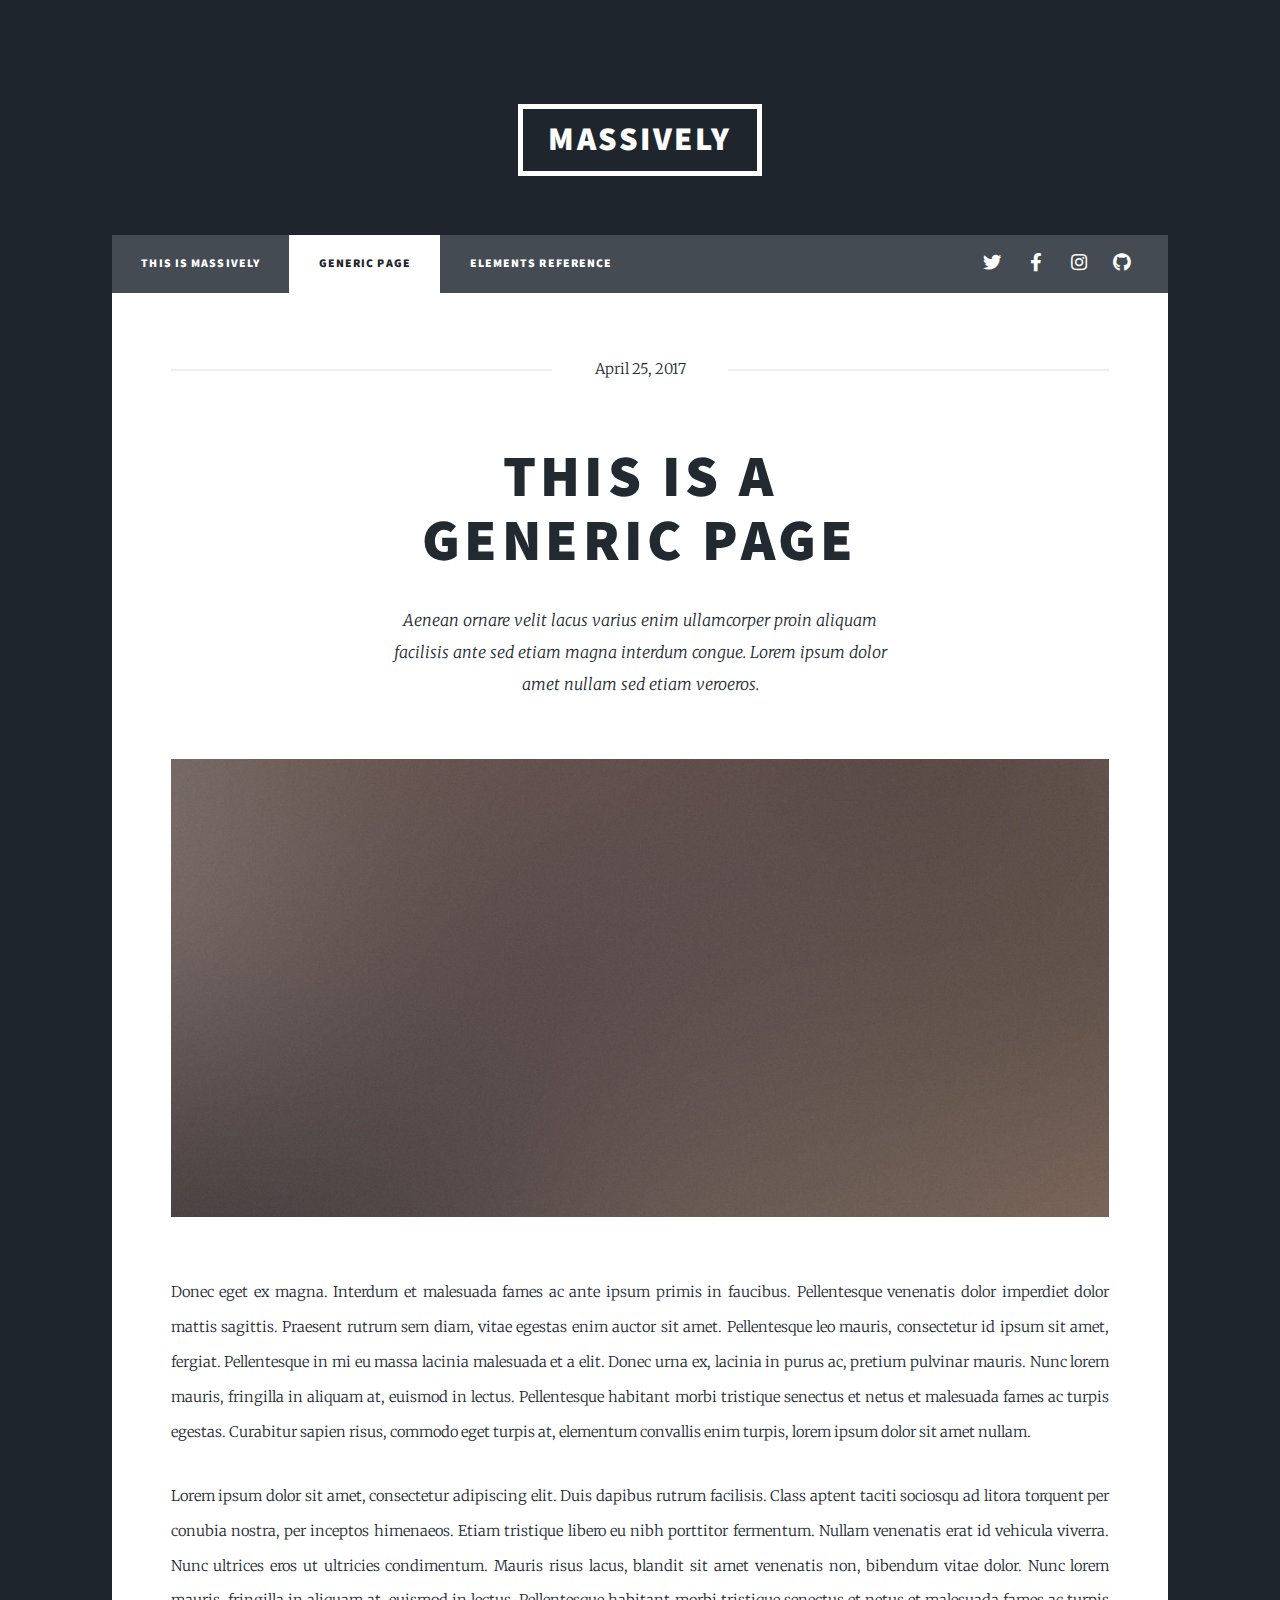
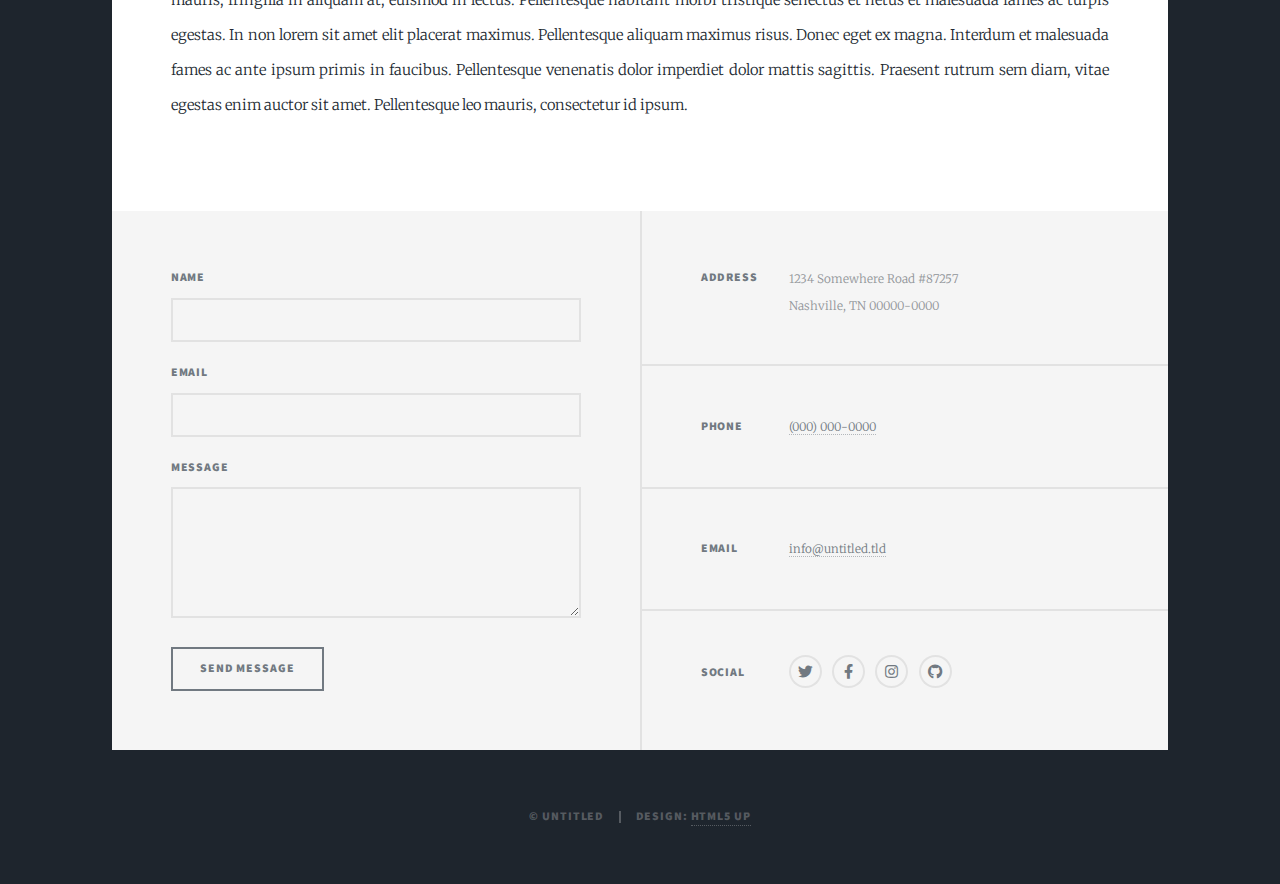
<file: generic.html>
<!DOCTYPE HTML>
<!--
	Massively by HTML5 UP
	html5up.net | @ajlkn
	Free for personal and commercial use under the CCA 3.0 license (html5up.net/license)
-->
<html>
	<head>
		<title>Generic Page - Massively by HTML5 UP</title>
		<meta charset="utf-8" />
		<meta name="viewport" content="width=device-width, initial-scale=1, user-scalable=no" />
		<link rel="stylesheet" href="assets/css/main.css" />
		<noscript><link rel="stylesheet" href="assets/css/noscript.css" /></noscript>
	</head>
	<body class="is-preload">

		<!-- Wrapper -->
			<div id="wrapper">

				<!-- Header -->
					<header id="header">
						<a href="index.html" class="logo">Massively</a>
					</header>

				<!-- Nav -->
					<nav id="nav">
						<ul class="links">
							<li><a href="index.html">This is Massively</a></li>
							<li class="active"><a href="generic.html">Generic Page</a></li>
							<li><a href="elements.html">Elements Reference</a></li>
						</ul>
						<ul class="icons">
							<li><a href="#" class="icon brands fa-twitter"><span class="label">Twitter</span></a></li>
							<li><a href="#" class="icon brands fa-facebook-f"><span class="label">Facebook</span></a></li>
							<li><a href="#" class="icon brands fa-instagram"><span class="label">Instagram</span></a></li>
							<li><a href="#" class="icon brands fa-github"><span class="label">GitHub</span></a></li>
						</ul>
					</nav>

				<!-- Main -->
					<div id="main">

						<!-- Post -->
							<section class="post">
								<header class="major">
									<span class="date">April 25, 2017</span>
									<h1>This is a<br />
									Generic Page</h1>
									<p>Aenean ornare velit lacus varius enim ullamcorper proin aliquam<br />
									facilisis ante sed etiam magna interdum congue. Lorem ipsum dolor<br />
									amet nullam sed etiam veroeros.</p>
								</header>
								<div class="image main"><img src="images/pic01.jpg" alt="" /></div>
								<p>Donec eget ex magna. Interdum et malesuada fames ac ante ipsum primis in faucibus. Pellentesque venenatis dolor imperdiet dolor mattis sagittis. Praesent rutrum sem diam, vitae egestas enim auctor sit amet. Pellentesque leo mauris, consectetur id ipsum sit amet, fergiat. Pellentesque in mi eu massa lacinia malesuada et a elit. Donec urna ex, lacinia in purus ac, pretium pulvinar mauris. Nunc lorem mauris, fringilla in aliquam at, euismod in lectus. Pellentesque habitant morbi tristique senectus et netus et malesuada fames ac turpis egestas. Curabitur sapien risus, commodo eget turpis at, elementum convallis enim turpis, lorem ipsum dolor sit amet nullam.</p>
								<p>Lorem ipsum dolor sit amet, consectetur adipiscing elit. Duis dapibus rutrum facilisis. Class aptent taciti sociosqu ad litora torquent per conubia nostra, per inceptos himenaeos. Etiam tristique libero eu nibh porttitor fermentum. Nullam venenatis erat id vehicula viverra. Nunc ultrices eros ut ultricies condimentum. Mauris risus lacus, blandit sit amet venenatis non, bibendum vitae dolor. Nunc lorem mauris, fringilla in aliquam at, euismod in lectus. Pellentesque habitant morbi tristique senectus et netus et malesuada fames ac turpis egestas. In non lorem sit amet elit placerat maximus. Pellentesque aliquam maximus risus. Donec eget ex magna. Interdum et malesuada fames ac ante ipsum primis in faucibus. Pellentesque venenatis dolor imperdiet dolor mattis sagittis. Praesent rutrum sem diam, vitae egestas enim auctor sit amet. Pellentesque leo mauris, consectetur id ipsum.</p>
							</section>

					</div>

				<!-- Footer -->
					<footer id="footer">
						<section>
							<form method="post" action="#">
								<div class="fields">
									<div class="field">
										<label for="name">Name</label>
										<input type="text" name="name" id="name" />
									</div>
									<div class="field">
										<label for="email">Email</label>
										<input type="text" name="email" id="email" />
									</div>
									<div class="field">
										<label for="message">Message</label>
										<textarea name="message" id="message" rows="3"></textarea>
									</div>
								</div>
								<ul class="actions">
									<li><input type="submit" value="Send Message" /></li>
								</ul>
							</form>
						</section>
						<section class="split contact">
							<section class="alt">
								<h3>Address</h3>
								<p>1234 Somewhere Road #87257<br />
								Nashville, TN 00000-0000</p>
							</section>
							<section>
								<h3>Phone</h3>
								<p><a href="#">(000) 000-0000</a></p>
							</section>
							<section>
								<h3>Email</h3>
								<p><a href="#">info@untitled.tld</a></p>
							</section>
							<section>
								<h3>Social</h3>
								<ul class="icons alt">
									<li><a href="#" class="icon brands alt fa-twitter"><span class="label">Twitter</span></a></li>
									<li><a href="#" class="icon brands alt fa-facebook-f"><span class="label">Facebook</span></a></li>
									<li><a href="#" class="icon brands alt fa-instagram"><span class="label">Instagram</span></a></li>
									<li><a href="#" class="icon brands alt fa-github"><span class="label">GitHub</span></a></li>
								</ul>
							</section>
						</section>
					</footer>

				<!-- Copyright -->
					<div id="copyright">
						<ul><li>&copy; Untitled</li><li>Design: <a href="https://html5up.net">HTML5 UP</a></li></ul>
					</div>

			</div>

		<!-- Scripts -->
			<script src="assets/js/jquery.min.js"></script>
			<script src="assets/js/jquery.scrollex.min.js"></script>
			<script src="assets/js/jquery.scrolly.min.js"></script>
			<script src="assets/js/browser.min.js"></script>
			<script src="assets/js/breakpoints.min.js"></script>
			<script src="assets/js/util.js"></script>
			<script src="assets/js/main.js"></script>

	</body>
</html>
</file>
<file: assets/css/main.css>
@import url(fontawesome-all.min.css);
@import url("https://fonts.googleapis.com/css?family=Merriweather:300,700,300italic,700italic|Source+Sans+Pro:900");

/*
	Massively by HTML5 UP
	html5up.net | @ajlkn
	Free for personal and commercial use under the CCA 3.0 license (html5up.net/license)
*/

html, body, div, span, applet, object,
iframe, h1, h2, h3, h4, h5, h6, p, blockquote,
pre, a, abbr, acronym, address, big, cite,
code, del, dfn, em, img, ins, kbd, q, s, samp,
small, strike, strong, sub, sup, tt, var, b,
u, i, center, dl, dt, dd, ol, ul, li, fieldset,
form, label, legend, table, caption, tbody,
tfoot, thead, tr, th, td, article, aside,
canvas, details, embed, figure, figcaption,
footer, header, hgroup, menu, nav, output, ruby,
section, summary, time, mark, audio, video {
	margin: 0;
	padding: 0;
	border: 0;
	font-size: 100%;
	font: inherit;
	vertical-align: baseline;}

article, aside, details, figcaption, figure,
footer, header, hgroup, menu, nav, section {
	display: block;}

body {
	line-height: 1;
}

ol, ul {
	list-style: none;
}

blockquote, q {
	quotes: none;
}

	blockquote:before, blockquote:after, q:before, q:after {
		content: '';
		content: none;
	}

table {
	border-collapse: collapse;
	border-spacing: 0;
}

body {
	-webkit-text-size-adjust: none;
}

mark {
	background-color: transparent;
	color: inherit;
}

input::-moz-focus-inner {
	border: 0;
	padding: 0;
}

input, select, textarea {
	-moz-appearance: none;
	-webkit-appearance: none;
	-ms-appearance: none;
	appearance: none;
}

/* Basic */

	@-ms-viewport {
		width: device-width;
	}

	body {
		-ms-overflow-style: scrollbar;
	}

	@media screen and (max-width: 480px) {

		html, body {
			min-width: 320px;
		}

	}

	html {
		box-sizing: border-box;
	}

	*, *:before, *:after {
		box-sizing: inherit;
	}

	body {
		background-color: #1e252d;
	}

		body.is-preload *, body.is-preload *:before, body.is-preload *:after {
			-moz-animation: none !important;
			-webkit-animation: none !important;
			-ms-animation: none !important;
			animation: none !important;
			-moz-transition: none !important;
			-webkit-transition: none !important;
			-ms-transition: none !important;
			transition: none !important;
		}

/* Type */

	html {
		font-size: 16pt;
	}

		@media screen and (max-width: 1680px) {

			html {
				font-size: 12pt;
			}

		}

		@media screen and (max-width: 1280px) {

			html {
				font-size: 11pt;
			}

		}

		@media screen and (max-width: 360px) {

			html {
				font-size: 10pt;
			}

		}

	body {
		color: #212931;
	}

	body, input, select, textarea {
		font-family: "Merriweather", Georgia, serif;
		font-weight: 300;
		font-size: 1rem;
		line-height: 2.375;
	}

	a {
		-moz-transition: color 0.2s ease-in-out, background-color 0.2s ease-in-out, border-color 0.2s ease-in-out, box-shadow 0.2s ease-in-out;
		-webkit-transition: color 0.2s ease-in-out, background-color 0.2s ease-in-out, border-color 0.2s ease-in-out, box-shadow 0.2s ease-in-out;
		-ms-transition: color 0.2s ease-in-out, background-color 0.2s ease-in-out, border-color 0.2s ease-in-out, box-shadow 0.2s ease-in-out;
		transition: color 0.2s ease-in-out, background-color 0.2s ease-in-out, border-color 0.2s ease-in-out, box-shadow 0.2s ease-in-out;
		border-bottom: dotted 1px;
		text-decoration: none;
	}

		a:hover {
			border-bottom-color: transparent;
		}

	strong, b {
		font-weight: 600;
	}

	em, i {
		font-style: italic;
	}

	p {
		text-align: justify;
		margin: 0 0 2rem 0;
	}

	h1, h2, h3, h4, h5, h6 {
		font-family: "Source Sans Pro", Helvetica, sans-serif;
		font-weight: 900;
		line-height: 1.5;
		letter-spacing: 0.075em;
		text-transform: uppercase;
		margin: 0 0 1rem 0;
	}

		h1 a, h2 a, h3 a, h4 a, h5 a, h6 a {
			border-bottom: 0;
			color: inherit;
			text-decoration: none;
		}

	h1 {
		font-size: 4rem;
		line-height: 1.1;
		margin: 0 0 2rem 0;
	}

	h2 {
		font-size: 1.75rem;
		line-height: 1.3;
		margin: 0 0 1.5rem 0;
	}

	h3 {
		font-size: 1.25rem;
		margin: 0 0 1.5rem 0;
	}

	h4 {
		font-size: 1rem;
	}

	h5 {
		font-size: 0.9rem;
	}

	h6 {
		font-size: 0.8rem;
	}

	sub {
		font-size: 0.8rem;
		position: relative;
		top: 0.5rem;
	}

	sup {
		font-size: 0.8rem;
		position: relative;
		top: -0.5rem;
	}

	blockquote {
		border-left: solid 4px;
		font-style: italic;
		margin: 0 0 2rem 0;
		padding: 0.5rem 0 0.5rem 2rem;
	}

	code {
		border: solid 2px;
		font-family: "Courier New", monospace;
		font-size: 0.9rem;
		margin: 0 0.25rem;
		padding: 0.25rem 0.65rem;
	}

	pre {
		-webkit-overflow-scrolling: touch;
		font-family: "Courier New", monospace;
		font-size: 0.9rem;
		margin: 0 0 2rem 0;
	}

		pre code {
			display: block;
			line-height: 1.75;
			padding: 1rem 1.5rem;
			overflow-x: auto;
		}

	hr {
		border: 0;
		border-bottom: solid 2px;
		margin: 3rem 0;
	}

		hr.major {
			margin: 5rem 0;
		}

	.align-left {
		text-align: left;
	}

	.align-center {
		text-align: center;
	}

	.align-right {
		text-align: right;
	}

	input, select, textarea {
		color: #212931;
	}

	a {
		color: #212931;
		border-bottom-color: rgba(33, 41, 49, 0.5);
	}

		a:hover {
			border-bottom-color: transparent;
			color: #18bfef !important;
		}

	strong, b {
		color: #212931;
	}

	h1, h2, h3, h4, h5, h6 {
		color: #212931;
	}

	blockquote {
		border-left-color: #eeeeee;
	}

	code {
		background: rgba(220, 220, 220, 0.25);
		border-color: #eeeeee;
	}

	hr {
		border-bottom-color: #eeeeee;
	}

/* Row */

	.row {
		display: flex;
		flex-wrap: wrap;
		box-sizing: border-box;
		align-items: stretch;
	}

		.row > * {
			box-sizing: border-box;
		}

		.row.gtr-uniform > * > :last-child {
			margin-bottom: 0;
		}

		.row.aln-left {
			justify-content: flex-start;
		}

		.row.aln-center {
			justify-content: center;
		}

		.row.aln-right {
			justify-content: flex-end;
		}

		.row.aln-top {
			align-items: flex-start;
		}

		.row.aln-middle {
			align-items: center;
		}

		.row.aln-bottom {
			align-items: flex-end;
		}

		.row > .imp {
			order: -1;
		}

		.row > .col-1 {
			width: 8.33333%;
		}

		.row > .off-1 {
			margin-left: 8.33333%;
		}

		.row > .col-2 {
			width: 16.66667%;
		}

		.row > .off-2 {
			margin-left: 16.66667%;
		}

		.row > .col-3 {
			width: 25%;
		}

		.row > .off-3 {
			margin-left: 25%;
		}

		.row > .col-4 {
			width: 33.33333%;
		}

		.row > .off-4 {
			margin-left: 33.33333%;
		}

		.row > .col-5 {
			width: 41.66667%;
		}

		.row > .off-5 {
			margin-left: 41.66667%;
		}

		.row > .col-6 {
			width: 50%;
		}

		.row > .off-6 {
			margin-left: 50%;
		}

		.row > .col-7 {
			width: 58.33333%;
		}

		.row > .off-7 {
			margin-left: 58.33333%;
		}

		.row > .col-8 {
			width: 66.66667%;
		}

		.row > .off-8 {
			margin-left: 66.66667%;
		}

		.row > .col-9 {
			width: 75%;
		}

		.row > .off-9 {
			margin-left: 75%;
		}

		.row > .col-10 {
			width: 83.33333%;
		}

		.row > .off-10 {
			margin-left: 83.33333%;
		}

		.row > .col-11 {
			width: 91.66667%;
		}

		.row > .off-11 {
			margin-left: 91.66667%;
		}

		.row > .col-12 {
			width: 100%;
		}

		.row > .off-12 {
			margin-left: 100%;
		}

		.row.gtr-0 {
			margin-top: 0;
			margin-left: 0rem;
		}

			.row.gtr-0 > * {
				padding: 0 0 0 0rem;
			}

			.row.gtr-0.gtr-uniform {
				margin-top: 0rem;
			}

				.row.gtr-0.gtr-uniform > * {
					padding-top: 0rem;
				}

		.row.gtr-25 {
			margin-top: 0;
			margin-left: -0.375rem;
		}

			.row.gtr-25 > * {
				padding: 0 0 0 0.375rem;
			}

			.row.gtr-25.gtr-uniform {
				margin-top: -0.375rem;
			}

				.row.gtr-25.gtr-uniform > * {
					padding-top: 0.375rem;
				}

		.row.gtr-50 {
			margin-top: 0;
			margin-left: -0.75rem;
		}

			.row.gtr-50 > * {
				padding: 0 0 0 0.75rem;
			}

			.row.gtr-50.gtr-uniform {
				margin-top: -0.75rem;
			}

				.row.gtr-50.gtr-uniform > * {
					padding-top: 0.75rem;
				}

		.row {
			margin-top: 0;
			margin-left: -1.5rem;
		}

			.row > * {
				padding: 0 0 0 1.5rem;
			}

			.row.gtr-uniform {
				margin-top: -1.5rem;
			}

				.row.gtr-uniform > * {
					padding-top: 1.5rem;
				}

		.row.gtr-150 {
			margin-top: 0;
			margin-left: -2.25rem;
		}

			.row.gtr-150 > * {
				padding: 0 0 0 2.25rem;
			}

			.row.gtr-150.gtr-uniform {
				margin-top: -2.25rem;
			}

				.row.gtr-150.gtr-uniform > * {
					padding-top: 2.25rem;
				}

		.row.gtr-200 {
			margin-top: 0;
			margin-left: -3rem;
		}

			.row.gtr-200 > * {
				padding: 0 0 0 3rem;
			}

			.row.gtr-200.gtr-uniform {
				margin-top: -3rem;
			}

				.row.gtr-200.gtr-uniform > * {
					padding-top: 3rem;
				}

		@media screen and (max-width: 1680px) {

			.row {
				display: flex;
				flex-wrap: wrap;
				box-sizing: border-box;
				align-items: stretch;
			}

				.row > * {
					box-sizing: border-box;
				}

				.row.gtr-uniform > * > :last-child {
					margin-bottom: 0;
				}

				.row.aln-left {
					justify-content: flex-start;
				}

				.row.aln-center {
					justify-content: center;
				}

				.row.aln-right {
					justify-content: flex-end;
				}

				.row.aln-top {
					align-items: flex-start;
				}

				.row.aln-middle {
					align-items: center;
				}

				.row.aln-bottom {
					align-items: flex-end;
				}

				.row > .imp-xlarge {
					order: -1;
				}

				.row > .col-1-xlarge {
					width: 8.33333%;
				}

				.row > .off-1-xlarge {
					margin-left: 8.33333%;
				}

				.row > .col-2-xlarge {
					width: 16.66667%;
				}

				.row > .off-2-xlarge {
					margin-left: 16.66667%;
				}

				.row > .col-3-xlarge {
					width: 25%;
				}

				.row > .off-3-xlarge {
					margin-left: 25%;
				}

				.row > .col-4-xlarge {
					width: 33.33333%;
				}

				.row > .off-4-xlarge {
					margin-left: 33.33333%;
				}

				.row > .col-5-xlarge {
					width: 41.66667%;
				}

				.row > .off-5-xlarge {
					margin-left: 41.66667%;
				}

				.row > .col-6-xlarge {
					width: 50%;
				}

				.row > .off-6-xlarge {
					margin-left: 50%;
				}

				.row > .col-7-xlarge {
					width: 58.33333%;
				}

				.row > .off-7-xlarge {
					margin-left: 58.33333%;
				}

				.row > .col-8-xlarge {
					width: 66.66667%;
				}

				.row > .off-8-xlarge {
					margin-left: 66.66667%;
				}

				.row > .col-9-xlarge {
					width: 75%;
				}

				.row > .off-9-xlarge {
					margin-left: 75%;
				}

				.row > .col-10-xlarge {
					width: 83.33333%;
				}

				.row > .off-10-xlarge {
					margin-left: 83.33333%;
				}

				.row > .col-11-xlarge {
					width: 91.66667%;
				}

				.row > .off-11-xlarge {
					margin-left: 91.66667%;
				}

				.row > .col-12-xlarge {
					width: 100%;
				}

				.row > .off-12-xlarge {
					margin-left: 100%;
				}

				.row.gtr-0 {
					margin-top: 0;
					margin-left: 0rem;
				}

					.row.gtr-0 > * {
						padding: 0 0 0 0rem;
					}

					.row.gtr-0.gtr-uniform {
						margin-top: 0rem;
					}

						.row.gtr-0.gtr-uniform > * {
							padding-top: 0rem;
						}

				.row.gtr-25 {
					margin-top: 0;
					margin-left: -0.375rem;
				}

					.row.gtr-25 > * {
						padding: 0 0 0 0.375rem;
					}

					.row.gtr-25.gtr-uniform {
						margin-top: -0.375rem;
					}

						.row.gtr-25.gtr-uniform > * {
							padding-top: 0.375rem;
						}

				.row.gtr-50 {
					margin-top: 0;
					margin-left: -0.75rem;
				}

					.row.gtr-50 > * {
						padding: 0 0 0 0.75rem;
					}

					.row.gtr-50.gtr-uniform {
						margin-top: -0.75rem;
					}

						.row.gtr-50.gtr-uniform > * {
							padding-top: 0.75rem;
						}

				.row {
					margin-top: 0;
					margin-left: -1.5rem;
				}

					.row > * {
						padding: 0 0 0 1.5rem;
					}

					.row.gtr-uniform {
						margin-top: -1.5rem;
					}

						.row.gtr-uniform > * {
							padding-top: 1.5rem;
						}

				.row.gtr-150 {
					margin-top: 0;
					margin-left: -2.25rem;
				}

					.row.gtr-150 > * {
						padding: 0 0 0 2.25rem;
					}

					.row.gtr-150.gtr-uniform {
						margin-top: -2.25rem;
					}

						.row.gtr-150.gtr-uniform > * {
							padding-top: 2.25rem;
						}

				.row.gtr-200 {
					margin-top: 0;
					margin-left: -3rem;
				}

					.row.gtr-200 > * {
						padding: 0 0 0 3rem;
					}

					.row.gtr-200.gtr-uniform {
						margin-top: -3rem;
					}

						.row.gtr-200.gtr-uniform > * {
							padding-top: 3rem;
						}

		}

		@media screen and (max-width: 1280px) {

			.row {
				display: flex;
				flex-wrap: wrap;
				box-sizing: border-box;
				align-items: stretch;
			}

				.row > * {
					box-sizing: border-box;
				}

				.row.gtr-uniform > * > :last-child {
					margin-bottom: 0;
				}

				.row.aln-left {
					justify-content: flex-start;
				}

				.row.aln-center {
					justify-content: center;
				}

				.row.aln-right {
					justify-content: flex-end;
				}

				.row.aln-top {
					align-items: flex-start;
				}

				.row.aln-middle {
					align-items: center;
				}

				.row.aln-bottom {
					align-items: flex-end;
				}

				.row > .imp-large {
					order: -1;
				}

				.row > .col-1-large {
					width: 8.33333%;
				}

				.row > .off-1-large {
					margin-left: 8.33333%;
				}

				.row > .col-2-large {
					width: 16.66667%;
				}

				.row > .off-2-large {
					margin-left: 16.66667%;
				}

				.row > .col-3-large {
					width: 25%;
				}

				.row > .off-3-large {
					margin-left: 25%;
				}

				.row > .col-4-large {
					width: 33.33333%;
				}

				.row > .off-4-large {
					margin-left: 33.33333%;
				}

				.row > .col-5-large {
					width: 41.66667%;
				}

				.row > .off-5-large {
					margin-left: 41.66667%;
				}

				.row > .col-6-large {
					width: 50%;
				}

				.row > .off-6-large {
					margin-left: 50%;
				}

				.row > .col-7-large {
					width: 58.33333%;
				}

				.row > .off-7-large {
					margin-left: 58.33333%;
				}

				.row > .col-8-large {
					width: 66.66667%;
				}

				.row > .off-8-large {
					margin-left: 66.66667%;
				}

				.row > .col-9-large {
					width: 75%;
				}

				.row > .off-9-large {
					margin-left: 75%;
				}

				.row > .col-10-large {
					width: 83.33333%;
				}

				.row > .off-10-large {
					margin-left: 83.33333%;
				}

				.row > .col-11-large {
					width: 91.66667%;
				}

				.row > .off-11-large {
					margin-left: 91.66667%;
				}

				.row > .col-12-large {
					width: 100%;
				}

				.row > .off-12-large {
					margin-left: 100%;
				}

				.row.gtr-0 {
					margin-top: 0;
					margin-left: 0rem;
				}

					.row.gtr-0 > * {
						padding: 0 0 0 0rem;
					}

					.row.gtr-0.gtr-uniform {
						margin-top: 0rem;
					}

						.row.gtr-0.gtr-uniform > * {
							padding-top: 0rem;
						}

				.row.gtr-25 {
					margin-top: 0;
					margin-left: -0.375rem;
				}

					.row.gtr-25 > * {
						padding: 0 0 0 0.375rem;
					}

					.row.gtr-25.gtr-uniform {
						margin-top: -0.375rem;
					}

						.row.gtr-25.gtr-uniform > * {
							padding-top: 0.375rem;
						}

				.row.gtr-50 {
					margin-top: 0;
					margin-left: -0.75rem;
				}

					.row.gtr-50 > * {
						padding: 0 0 0 0.75rem;
					}

					.row.gtr-50.gtr-uniform {
						margin-top: -0.75rem;
					}

						.row.gtr-50.gtr-uniform > * {
							padding-top: 0.75rem;
						}

				.row {
					margin-top: 0;
					margin-left: -1.5rem;
				}

					.row > * {
						padding: 0 0 0 1.5rem;
					}

					.row.gtr-uniform {
						margin-top: -1.5rem;
					}

						.row.gtr-uniform > * {
							padding-top: 1.5rem;
						}

				.row.gtr-150 {
					margin-top: 0;
					margin-left: -2.25rem;
				}

					.row.gtr-150 > * {
						padding: 0 0 0 2.25rem;
					}

					.row.gtr-150.gtr-uniform {
						margin-top: -2.25rem;
					}

						.row.gtr-150.gtr-uniform > * {
							padding-top: 2.25rem;
						}

				.row.gtr-200 {
					margin-top: 0;
					margin-left: -3rem;
				}

					.row.gtr-200 > * {
						padding: 0 0 0 3rem;
					}

					.row.gtr-200.gtr-uniform {
						margin-top: -3rem;
					}

						.row.gtr-200.gtr-uniform > * {
							padding-top: 3rem;
						}

		}

		@media screen and (max-width: 980px) {

			.row {
				display: flex;
				flex-wrap: wrap;
				box-sizing: border-box;
				align-items: stretch;
			}

				.row > * {
					box-sizing: border-box;
				}

				.row.gtr-uniform > * > :last-child {
					margin-bottom: 0;
				}

				.row.aln-left {
					justify-content: flex-start;
				}

				.row.aln-center {
					justify-content: center;
				}

				.row.aln-right {
					justify-content: flex-end;
				}

				.row.aln-top {
					align-items: flex-start;
				}

				.row.aln-middle {
					align-items: center;
				}

				.row.aln-bottom {
					align-items: flex-end;
				}

				.row > .imp-medium {
					order: -1;
				}

				.row > .col-1-medium {
					width: 8.33333%;
				}

				.row > .off-1-medium {
					margin-left: 8.33333%;
				}

				.row > .col-2-medium {
					width: 16.66667%;
				}

				.row > .off-2-medium {
					margin-left: 16.66667%;
				}

				.row > .col-3-medium {
					width: 25%;
				}

				.row > .off-3-medium {
					margin-left: 25%;
				}

				.row > .col-4-medium {
					width: 33.33333%;
				}

				.row > .off-4-medium {
					margin-left: 33.33333%;
				}

				.row > .col-5-medium {
					width: 41.66667%;
				}

				.row > .off-5-medium {
					margin-left: 41.66667%;
				}

				.row > .col-6-medium {
					width: 50%;
				}

				.row > .off-6-medium {
					margin-left: 50%;
				}

				.row > .col-7-medium {
					width: 58.33333%;
				}

				.row > .off-7-medium {
					margin-left: 58.33333%;
				}

				.row > .col-8-medium {
					width: 66.66667%;
				}

				.row > .off-8-medium {
					margin-left: 66.66667%;
				}

				.row > .col-9-medium {
					width: 75%;
				}

				.row > .off-9-medium {
					margin-left: 75%;
				}

				.row > .col-10-medium {
					width: 83.33333%;
				}

				.row > .off-10-medium {
					margin-left: 83.33333%;
				}

				.row > .col-11-medium {
					width: 91.66667%;
				}

				.row > .off-11-medium {
					margin-left: 91.66667%;
				}

				.row > .col-12-medium {
					width: 100%;
				}

				.row > .off-12-medium {
					margin-left: 100%;
				}

				.row.gtr-0 {
					margin-top: 0;
					margin-left: 0rem;
				}

					.row.gtr-0 > * {
						padding: 0 0 0 0rem;
					}

					.row.gtr-0.gtr-uniform {
						margin-top: 0rem;
					}

						.row.gtr-0.gtr-uniform > * {
							padding-top: 0rem;
						}

				.row.gtr-25 {
					margin-top: 0;
					margin-left: -0.375rem;
				}

					.row.gtr-25 > * {
						padding: 0 0 0 0.375rem;
					}

					.row.gtr-25.gtr-uniform {
						margin-top: -0.375rem;
					}

						.row.gtr-25.gtr-uniform > * {
							padding-top: 0.375rem;
						}

				.row.gtr-50 {
					margin-top: 0;
					margin-left: -0.75rem;
				}

					.row.gtr-50 > * {
						padding: 0 0 0 0.75rem;
					}

					.row.gtr-50.gtr-uniform {
						margin-top: -0.75rem;
					}

						.row.gtr-50.gtr-uniform > * {
							padding-top: 0.75rem;
						}

				.row {
					margin-top: 0;
					margin-left: -1.5rem;
				}

					.row > * {
						padding: 0 0 0 1.5rem;
					}

					.row.gtr-uniform {
						margin-top: -1.5rem;
					}

						.row.gtr-uniform > * {
							padding-top: 1.5rem;
						}

				.row.gtr-150 {
					margin-top: 0;
					margin-left: -2.25rem;
				}

					.row.gtr-150 > * {
						padding: 0 0 0 2.25rem;
					}

					.row.gtr-150.gtr-uniform {
						margin-top: -2.25rem;
					}

						.row.gtr-150.gtr-uniform > * {
							padding-top: 2.25rem;
						}

				.row.gtr-200 {
					margin-top: 0;
					margin-left: -3rem;
				}

					.row.gtr-200 > * {
						padding: 0 0 0 3rem;
					}

					.row.gtr-200.gtr-uniform {
						margin-top: -3rem;
					}

						.row.gtr-200.gtr-uniform > * {
							padding-top: 3rem;
						}

		}

		@media screen and (max-width: 736px) {

			.row {
				display: flex;
				flex-wrap: wrap;
				box-sizing: border-box;
				align-items: stretch;
			}

				.row > * {
					box-sizing: border-box;
				}

				.row.gtr-uniform > * > :last-child {
					margin-bottom: 0;
				}

				.row.aln-left {
					justify-content: flex-start;
				}

				.row.aln-center {
					justify-content: center;
				}

				.row.aln-right {
					justify-content: flex-end;
				}

				.row.aln-top {
					align-items: flex-start;
				}

				.row.aln-middle {
					align-items: center;
				}

				.row.aln-bottom {
					align-items: flex-end;
				}

				.row > .imp-small {
					order: -1;
				}

				.row > .col-1-small {
					width: 8.33333%;
				}

				.row > .off-1-small {
					margin-left: 8.33333%;
				}

				.row > .col-2-small {
					width: 16.66667%;
				}

				.row > .off-2-small {
					margin-left: 16.66667%;
				}

				.row > .col-3-small {
					width: 25%;
				}

				.row > .off-3-small {
					margin-left: 25%;
				}

				.row > .col-4-small {
					width: 33.33333%;
				}

				.row > .off-4-small {
					margin-left: 33.33333%;
				}

				.row > .col-5-small {
					width: 41.66667%;
				}

				.row > .off-5-small {
					margin-left: 41.66667%;
				}

				.row > .col-6-small {
					width: 50%;
				}

				.row > .off-6-small {
					margin-left: 50%;
				}

				.row > .col-7-small {
					width: 58.33333%;
				}

				.row > .off-7-small {
					margin-left: 58.33333%;
				}

				.row > .col-8-small {
					width: 66.66667%;
				}

				.row > .off-8-small {
					margin-left: 66.66667%;
				}

				.row > .col-9-small {
					width: 75%;
				}

				.row > .off-9-small {
					margin-left: 75%;
				}

				.row > .col-10-small {
					width: 83.33333%;
				}

				.row > .off-10-small {
					margin-left: 83.33333%;
				}

				.row > .col-11-small {
					width: 91.66667%;
				}

				.row > .off-11-small {
					margin-left: 91.66667%;
				}

				.row > .col-12-small {
					width: 100%;
				}

				.row > .off-12-small {
					margin-left: 100%;
				}

				.row.gtr-0 {
					margin-top: 0;
					margin-left: 0rem;
				}

					.row.gtr-0 > * {
						padding: 0 0 0 0rem;
					}

					.row.gtr-0.gtr-uniform {
						margin-top: 0rem;
					}

						.row.gtr-0.gtr-uniform > * {
							padding-top: 0rem;
						}

				.row.gtr-25 {
					margin-top: 0;
					margin-left: -0.375rem;
				}

					.row.gtr-25 > * {
						padding: 0 0 0 0.375rem;
					}

					.row.gtr-25.gtr-uniform {
						margin-top: -0.375rem;
					}

						.row.gtr-25.gtr-uniform > * {
							padding-top: 0.375rem;
						}

				.row.gtr-50 {
					margin-top: 0;
					margin-left: -0.75rem;
				}

					.row.gtr-50 > * {
						padding: 0 0 0 0.75rem;
					}

					.row.gtr-50.gtr-uniform {
						margin-top: -0.75rem;
					}

						.row.gtr-50.gtr-uniform > * {
							padding-top: 0.75rem;
						}

				.row {
					margin-top: 0;
					margin-left: -1.5rem;
				}

					.row > * {
						padding: 0 0 0 1.5rem;
					}

					.row.gtr-uniform {
						margin-top: -1.5rem;
					}

						.row.gtr-uniform > * {
							padding-top: 1.5rem;
						}

				.row.gtr-150 {
					margin-top: 0;
					margin-left: -2.25rem;
				}

					.row.gtr-150 > * {
						padding: 0 0 0 2.25rem;
					}

					.row.gtr-150.gtr-uniform {
						margin-top: -2.25rem;
					}

						.row.gtr-150.gtr-uniform > * {
							padding-top: 2.25rem;
						}

				.row.gtr-200 {
					margin-top: 0;
					margin-left: -3rem;
				}

					.row.gtr-200 > * {
						padding: 0 0 0 3rem;
					}

					.row.gtr-200.gtr-uniform {
						margin-top: -3rem;
					}

						.row.gtr-200.gtr-uniform > * {
							padding-top: 3rem;
						}

		}

		@media screen and (max-width: 480px) {

			.row {
				display: flex;
				flex-wrap: wrap;
				box-sizing: border-box;
				align-items: stretch;
			}

				.row > * {
					box-sizing: border-box;
				}

				.row.gtr-uniform > * > :last-child {
					margin-bottom: 0;
				}

				.row.aln-left {
					justify-content: flex-start;
				}

				.row.aln-center {
					justify-content: center;
				}

				.row.aln-right {
					justify-content: flex-end;
				}

				.row.aln-top {
					align-items: flex-start;
				}

				.row.aln-middle {
					align-items: center;
				}

				.row.aln-bottom {
					align-items: flex-end;
				}

				.row > .imp-xsmall {
					order: -1;
				}

				.row > .col-1-xsmall {
					width: 8.33333%;
				}

				.row > .off-1-xsmall {
					margin-left: 8.33333%;
				}

				.row > .col-2-xsmall {
					width: 16.66667%;
				}

				.row > .off-2-xsmall {
					margin-left: 16.66667%;
				}

				.row > .col-3-xsmall {
					width: 25%;
				}

				.row > .off-3-xsmall {
					margin-left: 25%;
				}

				.row > .col-4-xsmall {
					width: 33.33333%;
				}

				.row > .off-4-xsmall {
					margin-left: 33.33333%;
				}

				.row > .col-5-xsmall {
					width: 41.66667%;
				}

				.row > .off-5-xsmall {
					margin-left: 41.66667%;
				}

				.row > .col-6-xsmall {
					width: 50%;
				}

				.row > .off-6-xsmall {
					margin-left: 50%;
				}

				.row > .col-7-xsmall {
					width: 58.33333%;
				}

				.row > .off-7-xsmall {
					margin-left: 58.33333%;
				}

				.row > .col-8-xsmall {
					width: 66.66667%;
				}

				.row > .off-8-xsmall {
					margin-left: 66.66667%;
				}

				.row > .col-9-xsmall {
					width: 75%;
				}

				.row > .off-9-xsmall {
					margin-left: 75%;
				}

				.row > .col-10-xsmall {
					width: 83.33333%;
				}

				.row > .off-10-xsmall {
					margin-left: 83.33333%;
				}

				.row > .col-11-xsmall {
					width: 91.66667%;
				}

				.row > .off-11-xsmall {
					margin-left: 91.66667%;
				}

				.row > .col-12-xsmall {
					width: 100%;
				}

				.row > .off-12-xsmall {
					margin-left: 100%;
				}

				.row.gtr-0 {
					margin-top: 0;
					margin-left: 0rem;
				}

					.row.gtr-0 > * {
						padding: 0 0 0 0rem;
					}

					.row.gtr-0.gtr-uniform {
						margin-top: 0rem;
					}

						.row.gtr-0.gtr-uniform > * {
							padding-top: 0rem;
						}

				.row.gtr-25 {
					margin-top: 0;
					margin-left: -0.375rem;
				}

					.row.gtr-25 > * {
						padding: 0 0 0 0.375rem;
					}

					.row.gtr-25.gtr-uniform {
						margin-top: -0.375rem;
					}

						.row.gtr-25.gtr-uniform > * {
							padding-top: 0.375rem;
						}

				.row.gtr-50 {
					margin-top: 0;
					margin-left: -0.75rem;
				}

					.row.gtr-50 > * {
						padding: 0 0 0 0.75rem;
					}

					.row.gtr-50.gtr-uniform {
						margin-top: -0.75rem;
					}

						.row.gtr-50.gtr-uniform > * {
							padding-top: 0.75rem;
						}

				.row {
					margin-top: 0;
					margin-left: -1.5rem;
				}

					.row > * {
						padding: 0 0 0 1.5rem;
					}

					.row.gtr-uniform {
						margin-top: -1.5rem;
					}

						.row.gtr-uniform > * {
							padding-top: 1.5rem;
						}

				.row.gtr-150 {
					margin-top: 0;
					margin-left: -2.25rem;
				}

					.row.gtr-150 > * {
						padding: 0 0 0 2.25rem;
					}

					.row.gtr-150.gtr-uniform {
						margin-top: -2.25rem;
					}

						.row.gtr-150.gtr-uniform > * {
							padding-top: 2.25rem;
						}

				.row.gtr-200 {
					margin-top: 0;
					margin-left: -3rem;
				}

					.row.gtr-200 > * {
						padding: 0 0 0 3rem;
					}

					.row.gtr-200.gtr-uniform {
						margin-top: -3rem;
					}

						.row.gtr-200.gtr-uniform > * {
							padding-top: 3rem;
						}

		}

		@media screen and (max-width: 360px) {

			.row {
				display: flex;
				flex-wrap: wrap;
				box-sizing: border-box;
				align-items: stretch;
			}

				.row > * {
					box-sizing: border-box;
				}

				.row.gtr-uniform > * > :last-child {
					margin-bottom: 0;
				}

				.row.aln-left {
					justify-content: flex-start;
				}

				.row.aln-center {
					justify-content: center;
				}

				.row.aln-right {
					justify-content: flex-end;
				}

				.row.aln-top {
					align-items: flex-start;
				}

				.row.aln-middle {
					align-items: center;
				}

				.row.aln-bottom {
					align-items: flex-end;
				}

				.row > .imp-xxsmall {
					order: -1;
				}

				.row > .col-1-xxsmall {
					width: 8.33333%;
				}

				.row > .off-1-xxsmall {
					margin-left: 8.33333%;
				}

				.row > .col-2-xxsmall {
					width: 16.66667%;
				}

				.row > .off-2-xxsmall {
					margin-left: 16.66667%;
				}

				.row > .col-3-xxsmall {
					width: 25%;
				}

				.row > .off-3-xxsmall {
					margin-left: 25%;
				}

				.row > .col-4-xxsmall {
					width: 33.33333%;
				}

				.row > .off-4-xxsmall {
					margin-left: 33.33333%;
				}

				.row > .col-5-xxsmall {
					width: 41.66667%;
				}

				.row > .off-5-xxsmall {
					margin-left: 41.66667%;
				}

				.row > .col-6-xxsmall {
					width: 50%;
				}

				.row > .off-6-xxsmall {
					margin-left: 50%;
				}

				.row > .col-7-xxsmall {
					width: 58.33333%;
				}

				.row > .off-7-xxsmall {
					margin-left: 58.33333%;
				}

				.row > .col-8-xxsmall {
					width: 66.66667%;
				}

				.row > .off-8-xxsmall {
					margin-left: 66.66667%;
				}

				.row > .col-9-xxsmall {
					width: 75%;
				}

				.row > .off-9-xxsmall {
					margin-left: 75%;
				}

				.row > .col-10-xxsmall {
					width: 83.33333%;
				}

				.row > .off-10-xxsmall {
					margin-left: 83.33333%;
				}

				.row > .col-11-xxsmall {
					width: 91.66667%;
				}

				.row > .off-11-xxsmall {
					margin-left: 91.66667%;
				}

				.row > .col-12-xxsmall {
					width: 100%;
				}

				.row > .off-12-xxsmall {
					margin-left: 100%;
				}

				.row.gtr-0 {
					margin-top: 0;
					margin-left: 0rem;
				}

					.row.gtr-0 > * {
						padding: 0 0 0 0rem;
					}

					.row.gtr-0.gtr-uniform {
						margin-top: 0rem;
					}

						.row.gtr-0.gtr-uniform > * {
							padding-top: 0rem;
						}

				.row.gtr-25 {
					margin-top: 0;
					margin-left: -0.375rem;
				}

					.row.gtr-25 > * {
						padding: 0 0 0 0.375rem;
					}

					.row.gtr-25.gtr-uniform {
						margin-top: -0.375rem;
					}

						.row.gtr-25.gtr-uniform > * {
							padding-top: 0.375rem;
						}

				.row.gtr-50 {
					margin-top: 0;
					margin-left: -0.75rem;
				}

					.row.gtr-50 > * {
						padding: 0 0 0 0.75rem;
					}

					.row.gtr-50.gtr-uniform {
						margin-top: -0.75rem;
					}

						.row.gtr-50.gtr-uniform > * {
							padding-top: 0.75rem;
						}

				.row {
					margin-top: 0;
					margin-left: -1.5rem;
				}

					.row > * {
						padding: 0 0 0 1.5rem;
					}

					.row.gtr-uniform {
						margin-top: -1.5rem;
					}

						.row.gtr-uniform > * {
							padding-top: 1.5rem;
						}

				.row.gtr-150 {
					margin-top: 0;
					margin-left: -2.25rem;
				}

					.row.gtr-150 > * {
						padding: 0 0 0 2.25rem;
					}

					.row.gtr-150.gtr-uniform {
						margin-top: -2.25rem;
					}

						.row.gtr-150.gtr-uniform > * {
							padding-top: 2.25rem;
						}

				.row.gtr-200 {
					margin-top: 0;
					margin-left: -3rem;
				}

					.row.gtr-200 > * {
						padding: 0 0 0 3rem;
					}

					.row.gtr-200.gtr-uniform {
						margin-top: -3rem;
					}

						.row.gtr-200.gtr-uniform > * {
							padding-top: 3rem;
						}

		}

/* Box */

	.box {
		border: solid 2px;
		margin-bottom: 2rem;
		padding: 1.5rem;
	}

		.box > :last-child,
		.box > :last-child > :last-child,
		.box > :last-child > :last-child > :last-child {
			margin-bottom: 0;
		}

		.box.alt {
			border: 0;
			border-radius: 0;
			padding: 0;
		}

	.box {
		border-color: #eeeeee;
	}

/* Button */

	input[type="submit"],
	input[type="reset"],
	input[type="button"],
	button,
	.button {
		-moz-appearance: none;
		-webkit-appearance: none;
		-ms-appearance: none;
		appearance: none;
		-moz-transition: background-color 0.2s ease-in-out, box-shadow 0.2s ease-in-out, color 0.2s ease-in-out;
		-webkit-transition: background-color 0.2s ease-in-out, box-shadow 0.2s ease-in-out, color 0.2s ease-in-out;
		-ms-transition: background-color 0.2s ease-in-out, box-shadow 0.2s ease-in-out, color 0.2s ease-in-out;
		transition: background-color 0.2s ease-in-out, box-shadow 0.2s ease-in-out, color 0.2s ease-in-out;
		border: 0;
		border-radius: 0;
		cursor: pointer;
		display: inline-block;
		font-family: "Source Sans Pro", Helvetica, sans-serif;
		font-size: 0.8rem;
		font-weight: 900;
		letter-spacing: 0.075em;
		height: 3rem;
		line-height: 3rem;
		padding: 0 2rem;
		text-align: center;
		text-decoration: none;
		text-transform: uppercase;
		white-space: nowrap;
	}

		input[type="submit"].icon:before,
		input[type="reset"].icon:before,
		input[type="button"].icon:before,
		button.icon:before,
		.button.icon:before {
			margin-right: 0.5rem;
		}

		input[type="submit"].icon.solo,
		input[type="reset"].icon.solo,
		input[type="button"].icon.solo,
		button.icon.solo,
		.button.icon.solo {
			position: relative;
			width: 4rem;
			height: 4rem;
			line-height: 4rem;
			border-radius: 4rem;
			text-indent: 4rem;
			overflow: hidden;
			padding: 0;
			white-space: nowrap;
		}

			input[type="submit"].icon.solo:before,
			input[type="reset"].icon.solo:before,
			input[type="button"].icon.solo:before,
			button.icon.solo:before,
			.button.icon.solo:before {
				position: absolute;
				display: block;
				top: 0;
				left: 0;
				width: inherit;
				height: inherit;
				line-height: inherit;
				font-size: 1.25rem;
				margin-right: 0;
				text-align: center;
				text-indent: 0;
			}

		input[type="submit"].fit,
		input[type="reset"].fit,
		input[type="button"].fit,
		button.fit,
		.button.fit {
			width: 100%;
		}

		input[type="submit"].small,
		input[type="reset"].small,
		input[type="button"].small,
		button.small,
		.button.small {
			font-size: 0.7rem;
			height: 2.5rem;
			line-height: 2.5rem;
			padding: 0 1.5rem;
		}

		input[type="submit"].large,
		input[type="reset"].large,
		input[type="button"].large,
		button.large,
		.button.large {
			font-size: 0.9rem;
			height: 3.5rem;
			line-height: 3.5rem;
			padding: 0 2.75rem;
		}

		@media screen and (max-width: 980px) {

			input[type="submit"],
			input[type="reset"],
			input[type="button"],
			button,
			.button {
				font-size: 0.9rem;
				height: 3.25rem;
				line-height: 3.25rem;
			}

				input[type="submit"].large,
				input[type="reset"].large,
				input[type="button"].large,
				button.large,
				.button.large {
					font-size: 1rem;
					height: 3.75rem;
					line-height: 3.75rem;
				}

		}

		input[type="submit"].disabled, input[type="submit"]:disabled,
		input[type="reset"].disabled,
		input[type="reset"]:disabled,
		input[type="button"].disabled,
		input[type="button"]:disabled,
		button.disabled,
		button:disabled,
		.button.disabled,
		.button:disabled {
			pointer-events: none;
			opacity: 0.25;
		}

	input[type="submit"],
	input[type="reset"],
	input[type="button"],
	button,
	.button {
		background-color: transparent;
		box-shadow: inset 0 0 0 2px #212931;
		color: #212931 !important;
	}

		input[type="submit"]:hover,
		input[type="reset"]:hover,
		input[type="button"]:hover,
		button:hover,
		.button:hover {
			box-shadow: inset 0 0 0 2px #18bfef;
			color: #18bfef !important;
		}

		input[type="submit"].primary,
		input[type="reset"].primary,
		input[type="button"].primary,
		button.primary,
		.button.primary {
			background-color: #212931;
			box-shadow: none;
			color: #ffffff !important;
		}

			input[type="submit"].primary:hover,
			input[type="reset"].primary:hover,
			input[type="button"].primary:hover,
			button.primary:hover,
			.button.primary:hover {
				background-color: #18bfef;
			}

/* Form */

	form {
		margin: 0 0 2rem 0;
	}

		form > :last-child {
			margin-bottom: 0;
		}

		form > .fields {
			display: -moz-flex;
			display: -webkit-flex;
			display: -ms-flex;
			display: flex;
			-moz-flex-wrap: wrap;
			-webkit-flex-wrap: wrap;
			-ms-flex-wrap: wrap;
			flex-wrap: wrap;
			width: calc(100% + 3rem);
			margin: -1.5rem 0 2rem -1.5rem;
		}

			form > .fields > .field {
				-moz-flex-grow: 0;
				-webkit-flex-grow: 0;
				-ms-flex-grow: 0;
				flex-grow: 0;
				-moz-flex-shrink: 0;
				-webkit-flex-shrink: 0;
				-ms-flex-shrink: 0;
				flex-shrink: 0;
				padding: 1.5rem 0 0 1.5rem;
				width: calc(100% - 1.5rem);
			}

				form > .fields > .field.half {
					width: calc(50% - 0.75rem);
				}

				form > .fields > .field.third {
					width: calc(100%/3 - 0.5rem);
				}

				form > .fields > .field.quarter {
					width: calc(25% - 0.375rem);
				}

		@media screen and (max-width: 480px) {

			form > .fields {
				width: calc(100% + 3rem);
				margin: -1.5rem 0 2rem -1.5rem;
			}

				form > .fields > .field {
					padding: 1.5rem 0 0 1.5rem;
					width: calc(100% - 1.5rem);
				}

					form > .fields > .field.half {
						width: calc(100% - 1.5rem);
					}

					form > .fields > .field.third {
						width: calc(100% - 1.5rem);
					}

					form > .fields > .field.quarter {
						width: calc(100% - 1.5rem);
					}

		}

	label {
		display: block;
		font-family: "Source Sans Pro", Helvetica, sans-serif;
		font-weight: 900;
		line-height: 1.5;
		letter-spacing: 0.075em;
		font-size: 0.8rem;
		text-transform: uppercase;
		margin: 0 0 0.75rem 0;
	}

		@media screen and (max-width: 980px) {

			label {
				font-size: 0.9rem;
			}

		}

	input[type="text"],
	input[type="password"],
	input[type="email"],
	select,
	textarea {
		-moz-appearance: none;
		-webkit-appearance: none;
		-ms-appearance: none;
		appearance: none;
		background: transparent;
		border-radius: 0;
		border: solid 2px;
		color: inherit;
		display: block;
		outline: 0;
		padding: 0 1rem;
		text-decoration: none;
		width: 100%;
	}

		input[type="text"]:invalid,
		input[type="password"]:invalid,
		input[type="email"]:invalid,
		select:invalid,
		textarea:invalid {
			box-shadow: none;
		}

	select {
		background-size: 1.25rem;
		background-repeat: no-repeat;
		background-position: calc(100% - 1rem) center;
		height: 3rem;
		padding-right: 3rem;
		text-overflow: ellipsis;
	}

		select:focus::-ms-value {
			background-color: transparent;
		}

		select::-ms-expand {
			display: none;
		}

	input[type="text"],
	input[type="password"],
	input[type="email"],
	select {
		height: 3rem;
	}

	textarea {
		padding: 0.75rem 1rem;
	}

	input[type="checkbox"],
	input[type="radio"] {
		-moz-appearance: none;
		-webkit-appearance: none;
		-ms-appearance: none;
		appearance: none;
		display: block;
		float: left;
		margin-right: -2rem;
		opacity: 0;
		width: 1rem;
		z-index: -1;
	}

		input[type="checkbox"] + label,
		input[type="radio"] + label {
			text-decoration: none;
			cursor: pointer;
			display: inline-block;
			font-size: 1rem;
			letter-spacing: 0;
			font-family: "Merriweather", Georgia, serif;
			text-transform: none;
			font-weight: 300;
			padding-left: 2.8rem;
			padding-right: 1rem;
			position: relative;
		}

			input[type="checkbox"] + label:before,
			input[type="radio"] + label:before {
				-moz-osx-font-smoothing: grayscale;
				-webkit-font-smoothing: antialiased;
				display: inline-block;
				font-style: normal;
				font-variant: normal;
				text-rendering: auto;
				line-height: 1;
				text-transform: none !important;
				font-family: 'Font Awesome 5 Free';
				font-weight: 900;
			}

			input[type="checkbox"] + label:before,
			input[type="radio"] + label:before {
				border-radius: 0;
				border: solid 2px;
				content: '';
				display: inline-block;
				font-size: 0.8rem;
				height: 1.8rem;
				left: 0;
				line-height: 1.65rem;
				position: absolute;
				text-align: center;
				top: -0.125rem;
				width: 1.8rem;
			}

		input[type="checkbox"]:checked + label:before,
		input[type="radio"]:checked + label:before {
			content: '\f00c';
		}

	input[type="checkbox"] + label:before {
		border-radius: 0;
	}

	input[type="radio"] + label:before {
		border-radius: 100%;
	}

	::-webkit-input-placeholder {
		opacity: 1.0;
	}

	:-moz-placeholder {
		opacity: 1.0;
	}

	::-moz-placeholder {
		opacity: 1.0;
	}

	:-ms-input-placeholder {
		opacity: 1.0;
	}

	label {
		color: #212931;
	}

	input[type="text"],
	input[type="password"],
	input[type="email"],
	select,
	textarea {
		border-color: #eeeeee;
	}

		input[type="text"]:focus,
		input[type="password"]:focus,
		input[type="email"]:focus,
		select:focus,
		textarea:focus {
			border-color: #18bfef;
		}

	select {
		background-image: url("data:image/svg+xml;charset=utf8,%3Csvg xmlns='http://www.w3.org/2000/svg' width='40' height='40' preserveAspectRatio='none' viewBox='0 0 40 40'%3E%3Cpath d='M9.4,12.3l10.4,10.4l10.4-10.4c0.2-0.2,0.5-0.4,0.9-0.4c0.3,0,0.6,0.1,0.9,0.4l3.3,3.3c0.2,0.2,0.4,0.5,0.4,0.9 c0,0.4-0.1,0.6-0.4,0.9L20.7,31.9c-0.2,0.2-0.5,0.4-0.9,0.4c-0.3,0-0.6-0.1-0.9-0.4L4.3,17.3c-0.2-0.2-0.4-0.5-0.4-0.9 c0-0.4,0.1-0.6,0.4-0.9l3.3-3.3c0.2-0.2,0.5-0.4,0.9-0.4S9.1,12.1,9.4,12.3z' fill='%23eeeeee' /%3E%3C/svg%3E");
	}

		select option {
			background-color: #ffffff;
			color: #212931;
		}

	.select-wrapper:before {
		color: #eeeeee;
	}

	input[type="checkbox"] + label,
	input[type="radio"] + label {
		color: #212931;
	}

		input[type="checkbox"] + label:before,
		input[type="radio"] + label:before {
			border-color: #eeeeee;
		}

	input[type="checkbox"]:checked + label:before,
	input[type="radio"]:checked + label:before {
		background-color: #212931;
		border-color: #212931;
		color: #ffffff;
	}

	input[type="checkbox"]:focus + label:before,
	input[type="radio"]:focus + label:before {
		border-color: #18bfef;
	}

	::-webkit-input-placeholder {
		color: #909498 !important;
	}

	:-moz-placeholder {
		color: #909498 !important;
	}

	::-moz-placeholder {
		color: #909498 !important;
	}

	:-ms-input-placeholder {
		color: #909498 !important;
	}

	.formerize-placeholder {
		color: #909498 !important;
	}

/* Icon */

	.icon {
		text-decoration: none;
		border-bottom: none;
		position: relative;
	}

		.icon:before {
			-moz-osx-font-smoothing: grayscale;
			-webkit-font-smoothing: antialiased;
			display: inline-block;
			font-style: normal;
			font-variant: normal;
			text-rendering: auto;
			line-height: 1;
			text-transform: none !important;
			font-family: 'Font Awesome 5 Free';
			font-weight: 400;
		}

		.icon > .label {
			display: none;
		}

		.icon:before {
			line-height: inherit;
		}

		.icon.solid:before {
			font-weight: 900;
		}

		.icon.brands:before {
			font-family: 'Font Awesome 5 Brands';
		}

/* Image */

	.image {
		border: 0;
		display: inline-block;
		position: relative;
	}

		.image img {
			display: block;
		}

		.image.left, .image.right {
			max-width: 40%;
		}

			.image.left img, .image.right img {
				width: 100%;
			}

		.image.left {
			float: left;
			margin: 0 2rem 2rem 0;
			top: 0.75rem;
		}

		.image.right {
			float: right;
			margin: 0 0 2rem 2rem;
			top: 0.75rem;
		}

		.image.fit {
			display: block;
			margin: 2.5rem 0;
			width: 100%;
		}

			.image.fit:first-child {
				margin-top: 0;
			}

			.image.fit img {
				width: 100%;
			}

		.image.main {
			display: block;
			margin: 4rem 0;
			width: 100%;
		}

			.image.main:first-child {
				margin-top: 0;
			}

			.image.main img {
				width: 100%;
			}

		@media screen and (max-width: 736px) {

			.image.fit {
				margin: 2rem 0;
			}

			.image.main {
				margin: 2rem 0;
			}

		}

	a.image {
		overflow: hidden;
	}

		a.image img {
			-moz-transition: -moz-transform 0.2s ease-out;
			-webkit-transition: -webkit-transform 0.2s ease-out;
			-ms-transition: -ms-transform 0.2s ease-out;
			transition: transform 0.2s ease-out;
		}

		a.image:hover img {
			-moz-transform: scale(1.05);
			-webkit-transform: scale(1.05);
			-ms-transform: scale(1.05);
			transform: scale(1.05);
		}

/* Actions */

	ul.actions {
		display: -moz-flex;
		display: -webkit-flex;
		display: -ms-flex;
		display: flex;
		cursor: default;
		list-style: none;
		margin-left: -1rem;
		padding-left: 0;
	}

		ul.actions li {
			padding: 0 0 0 1rem;
			vertical-align: middle;
		}

		ul.actions.special {
			-moz-justify-content: center;
			-webkit-justify-content: center;
			-ms-justify-content: center;
			justify-content: center;
			width: 100%;
			margin-left: 0;
		}

			ul.actions.special li:first-child {
				padding-left: 0;
			}

		ul.actions.stacked {
			-moz-flex-direction: column;
			-webkit-flex-direction: column;
			-ms-flex-direction: column;
			flex-direction: column;
			margin-left: 0;
		}

			ul.actions.stacked li {
				padding: 1.3rem 0 0 0;
			}

				ul.actions.stacked li:first-child {
					padding-top: 0;
				}

		ul.actions.fit {
			width: calc(100% + 1rem);
		}

			ul.actions.fit li {
				-moz-flex-grow: 1;
				-webkit-flex-grow: 1;
				-ms-flex-grow: 1;
				flex-grow: 1;
				-moz-flex-shrink: 1;
				-webkit-flex-shrink: 1;
				-ms-flex-shrink: 1;
				flex-shrink: 1;
				width: 100%;
			}

				ul.actions.fit li > * {
					width: 100%;
				}

			ul.actions.fit.stacked {
				width: 100%;
			}

		@media screen and (max-width: 480px) {

			ul.actions:not(.fixed) {
				-moz-flex-direction: column;
				-webkit-flex-direction: column;
				-ms-flex-direction: column;
				flex-direction: column;
				margin-left: 0;
				width: 100% !important;
			}

				ul.actions:not(.fixed) li {
					-moz-flex-grow: 1;
					-webkit-flex-grow: 1;
					-ms-flex-grow: 1;
					flex-grow: 1;
					-moz-flex-shrink: 1;
					-webkit-flex-shrink: 1;
					-ms-flex-shrink: 1;
					flex-shrink: 1;
					padding: 1rem 0 0 0;
					text-align: center;
					width: 100%;
				}

					ul.actions:not(.fixed) li > * {
						width: 100%;
					}

					ul.actions:not(.fixed) li:first-child {
						padding-top: 0;
					}

					ul.actions:not(.fixed) li input[type="submit"],
					ul.actions:not(.fixed) li input[type="reset"],
					ul.actions:not(.fixed) li input[type="button"],
					ul.actions:not(.fixed) li button,
					ul.actions:not(.fixed) li .button {
						width: 100%;
					}

						ul.actions:not(.fixed) li input[type="submit"].icon:before,
						ul.actions:not(.fixed) li input[type="reset"].icon:before,
						ul.actions:not(.fixed) li input[type="button"].icon:before,
						ul.actions:not(.fixed) li button.icon:before,
						ul.actions:not(.fixed) li .button.icon:before {
							margin-left: -0.5rem;
						}

		}

/* Icons */

	ul.icons {
		cursor: default;
		list-style: none;
		padding-left: 0;
	}

		ul.icons li {
			display: inline-block;
			padding: 0 0.5rem 0 0;
			vertical-align: middle;
		}

			ul.icons li:last-child {
				padding-right: 0;
			}

			ul.icons li .icon:before {
				width: 2.25rem;
				height: 2.25rem;
				line-height: 2.25rem;
				display: inline-block;
				text-align: center;
				border-radius: 100%;
				font-size: 1.25rem;
			}

		ul.icons.alt li .icon:before {
			-moz-transition: color 0.2s ease-in-out, background-color 0.2s ease-in-out, border-color 0.2s ease-in-out, box-shadow 0.2s ease-in-out;
			-webkit-transition: color 0.2s ease-in-out, background-color 0.2s ease-in-out, border-color 0.2s ease-in-out, box-shadow 0.2s ease-in-out;
			-ms-transition: color 0.2s ease-in-out, background-color 0.2s ease-in-out, border-color 0.2s ease-in-out, box-shadow 0.2s ease-in-out;
			transition: color 0.2s ease-in-out, background-color 0.2s ease-in-out, border-color 0.2s ease-in-out, box-shadow 0.2s ease-in-out;
			font-size: 1rem;
		}

/* List */

	ol {
		list-style: decimal;
		margin: 0 0 2rem 0;
		padding-left: 1.25rem;
	}

		ol li {
			padding-left: 0.25rem;
		}

	ul {
		list-style: disc;
		margin: 0 0 2rem 0;
		padding-left: 1rem;
	}

		ul li {
			padding-left: 0.5rem;
		}

		ul.divided {
			list-style: none;
			padding-left: 0;
		}

			ul.divided li {
				border-top: solid 1px;
				padding: 0.5rem 0;
			}

				ul.divided li:first-child {
					border-top: 0;
					padding-top: 0;
				}

	dl {
		margin: 0 0 2rem 0;
	}

		dl dt {
			display: block;
			font-weight: 600;
			margin: 0 0 1rem 0;
		}

		dl dd {
			margin-left: 2rem;
		}

	ul.divided li {
		border-top-color: #eeeeee;
	}

	ul.icons li a.icon:hover:before {
		color: #18bfef;
	}

	ul.icons.alt li .icon:before {
		box-shadow: inset 0 0 0 2px #eeeeee;
	}

	ul.icons.alt li a.icon:hover:before {
		box-shadow: inset 0 0 0 2px #18bfef;
	}

/* Section/Article */

	section.special, article.special {
		text-align: center;
	}

	header {
		cursor: default;
	}

		header > .date {
			display: block;
			font-size: 0.8rem;
			height: 1;
			margin: 0 0 1rem 0;
			position: relative;
		}

		header > p {
			font-style: italic;
		}

		header > h1 + p {
			font-size: 1.1rem;
			margin-top: -0.5rem;
			line-height: 2;
		}

		header > h2 + p {
			font-size: 1rem;
			margin-top: -0.75rem;
		}

		header > h3 + p {
			font-size: 0.9rem;
			margin-top: -0.75rem;
		}

		header > h4 + p {
			font-size: 0.8rem;
			margin-top: -0.75rem;
		}

		header.major {
			margin: 0 0 4rem 0;
			text-align: center;
		}

			header.major > :last-child {
				margin-bottom: 0;
			}

			header.major > p {
				margin-top: 0;
				text-align: center;
			}

			header.major > .date {
				font-size: 1rem;
				margin: 0 0 4rem 0;
			}

				header.major > .date:before, header.major > .date:after {
					content: '';
					display: block;
					position: absolute;
					top: 50%;
					width: calc(50% - 6rem);
					border-top: solid 2px;
				}

				header.major > .date:before {
					left: 0;
				}

				header.major > .date:after {
					right: 0;
				}

		@media screen and (max-width: 980px) {

			header br {
				display: none;
			}

		}

		@media screen and (max-width: 736px) {

			header.major {
				margin: 0 0 2rem 0;
			}

		}

	header.major .date:before, header.major .date:after {
		border-top-color: #eeeeee;
	}

/* Table */

	.table-wrapper {
		-webkit-overflow-scrolling: touch;
		overflow-x: auto;
	}

	table {
		margin: 0 0 2rem 0;
		width: 100%;
	}

		table tbody tr {
			border: solid 1px;
			border-left: 0;
			border-right: 0;
		}

		table td {
			padding: 0.75rem 0.75rem;
		}

		table th {
			font-family: "Source Sans Pro", Helvetica, sans-serif;
			font-size: 0.8rem;
			font-weight: 900;
			letter-spacing: 0.075em;
			line-height: 1.5;
			padding: 0 0.75rem 0.75rem 0.75rem;
			text-align: left;
			text-transform: uppercase;
		}

			@media screen and (max-width: 980px) {

				table th {
					font-size: 0.9rem;
				}

			}

		table thead {
			border-bottom: solid 2px;
		}

		table tfoot {
			border-top: solid 2px;
		}

		table.alt {
			border-collapse: separate;
		}

			table.alt tbody tr td {
				border: solid 1px;
				border-left-width: 0;
				border-top-width: 0;
			}

				table.alt tbody tr td:first-child {
					border-left-width: 1px;
				}

			table.alt tbody tr:first-child td {
				border-top-width: 1px;
			}

			table.alt thead {
				border-bottom: 0;
			}

			table.alt tfoot {
				border-top: 0;
			}

	table tbody tr {
		border-color: #eeeeee;
	}

		table tbody tr:nth-child(2n + 1) {
			background-color: rgba(220, 220, 220, 0.25);
		}

	table th {
		color: #212931;
	}

	table thead {
		border-bottom-color: #eeeeee;
	}

	table tfoot {
		border-top-color: #eeeeee;
	}

	table.alt tbody tr td {
		border-color: #eeeeee;
	}

/* Pagination */

	.pagination {
		display: -moz-inline-flex;
		display: -webkit-inline-flex;
		display: -ms-inline-flex;
		display: inline-flex;
		-moz-user-select: none;
		-webkit-user-select: none;
		-ms-user-select: none;
		user-select: none;
		cursor: default;
		list-style: none;
		margin: 0 0 2rem 2px;
		padding: 0;
	}

		.pagination a, .pagination span {
			-moz-transition: background-color 0.2s ease-in-out, border-color 0.2s ease-in-out, box-shadow 0.2s ease-in-out, color 0.2s ease-in-out;
			-webkit-transition: background-color 0.2s ease-in-out, border-color 0.2s ease-in-out, box-shadow 0.2s ease-in-out, color 0.2s ease-in-out;
			-ms-transition: background-color 0.2s ease-in-out, border-color 0.2s ease-in-out, box-shadow 0.2s ease-in-out, color 0.2s ease-in-out;
			transition: background-color 0.2s ease-in-out, border-color 0.2s ease-in-out, box-shadow 0.2s ease-in-out, color 0.2s ease-in-out;
			border: solid 2px;
			display: inline-block;
			font-family: "Source Sans Pro", Helvetica, sans-serif;
			font-size: 0.8rem;
			font-weight: 900;
			height: 3rem;
			letter-spacing: 0.075em;
			line-height: calc(3rem - 4px);
			margin-left: -2px;
			min-width: 3rem;
			position: relative;
			text-align: center;
			text-decoration: none;
			text-transform: uppercase;
		}

		.pagination .next, .pagination .previous {
			text-decoration: none;
			padding: 0 1.75rem;
		}

			.pagination .next:before, .pagination .previous:before {
				-moz-osx-font-smoothing: grayscale;
				-webkit-font-smoothing: antialiased;
				display: inline-block;
				font-style: normal;
				font-variant: normal;
				text-rendering: auto;
				line-height: 1;
				text-transform: none !important;
				font-family: 'Font Awesome 5 Free';
				font-weight: 900;
			}

			.pagination .next:before, .pagination .previous:before {
				display: inline-block;
				color: inherit !important;
				line-height: inherit;
			}

		.pagination .previous:before {
			content: '\f104';
			margin-right: 0.9375em;
		}

		.pagination .next:before {
			content: '\f105';
			float: right;
			margin-left: 0.9375em;
		}

		@media screen and (max-width: 980px) {

			.pagination a, .pagination span {
				font-size: 0.9rem;
			}

		}

		@media screen and (max-width: 480px) {

			.pagination .page, .pagination .extra {
				display: none;
			}

		}

	.pagination a, .pagination span {
		border-color: #eeeeee;
	}

	.pagination a {
		color: #212931 !important;
	}

		.pagination a:hover {
			color: #18bfef !important;
			border-color: #18bfef;
			z-index: 1;
		}

			.pagination a:hover + a,
			.pagination a:hover + span {
				border-left-color: #18bfef;
			}

		.pagination a.active {
			background-color: #eeeeee;
		}

	.pagination span {
		color: #eeeeee;
	}

/* Wrapper */

	#wrapper {
		-moz-transition: opacity 0.5s ease;
		-webkit-transition: opacity 0.5s ease;
		-ms-transition: opacity 0.5s ease;
		transition: opacity 0.5s ease;
		position: relative;
		z-index: 1;
		overflow: hidden;
	}

		#wrapper > .bg {
			position: absolute;
			top: 0;
			left: 0;
			width: 100%;
			height: 100%;
			background-color: #212931;
			background-image: url("../../images/overlay.png"), linear-gradient(0deg, rgba(0, 0, 0, 0.1), rgba(0, 0, 0, 0.1)), url("../../images/bg.jpg");
			background-size: auto,								auto,														100% auto;
			background-position: center,								center,														top center;
			background-repeat: repeat,								no-repeat,													no-repeat;
			background-attachment: scroll,								scroll,														scroll;
			z-index: -1;
		}

			#wrapper > .bg.fixed {
				position: fixed;
				width: 100vw;
				height: 100vh;
			}

		#wrapper.fade-in:before {
			pointer-events: none;
			-moz-transition: opacity 1s ease-in-out;
			-webkit-transition: opacity 1s ease-in-out;
			-ms-transition: opacity 1s ease-in-out;
			transition: opacity 1s ease-in-out;
			-moz-transition-delay: 0.75s;
			-webkit-transition-delay: 0.75s;
			-ms-transition-delay: 0.75s;
			transition-delay: 0.75s;
			background: #1e252d;
			content: '';
			display: block;
			height: 100%;
			left: 0;
			opacity: 0;
			position: fixed;
			top: 0;
			width: 100%;
		}

		body.is-preload #wrapper.fade-in:before {
			opacity: 1;
		}

		@media screen and (orientation: portrait) {

			#wrapper > .bg {
				background-size: auto,								auto,														auto 175%;
			}

		}

/* Intro */

	#intro {
		color: #ffffff;
		padding: 8rem 4rem 6rem 4rem ;
		-moz-align-items: center;
		-webkit-align-items: center;
		-ms-align-items: center;
		align-items: center;
		display: -moz-flex;
		display: -webkit-flex;
		display: -ms-flex;
		display: flex;
		-moz-flex-direction: column;
		-webkit-flex-direction: column;
		-ms-flex-direction: column;
		flex-direction: column;
		-moz-justify-content: -moz-flex-end;
		-webkit-justify-content: -webkit-flex-end;
		-ms-justify-content: -ms-flex-end;
		justify-content: flex-end;
		-moz-transition: opacity 1s ease, -moz-transform 1s ease;
		-webkit-transition: opacity 1s ease, -webkit-transform 1s ease;
		-ms-transition: opacity 1s ease, -ms-transform 1s ease;
		transition: opacity 1s ease, transform 1s ease;
		position: relative;
		cursor: default;
		text-align: center;
		z-index: 1;
		min-height: 100vh;
	}

		#intro input, #intro select, #intro textarea {
			color: #ffffff;
		}

		#intro a {
			color: #ffffff;
			border-bottom-color: rgba(255, 255, 255, 0.5);
		}

			#intro a:hover {
				border-bottom-color: transparent;
				color: #18bfef !important;
			}

		#intro strong, #intro b {
			color: #ffffff;
		}

		#intro h1, #intro h2, #intro h3, #intro h4, #intro h5, #intro h6 {
			color: #ffffff;
		}

		#intro blockquote {
			border-left-color: #ffffff;
		}

		#intro code {
			background: rgba(255, 255, 255, 0.075);
			border-color: #ffffff;
		}

		#intro hr {
			border-bottom-color: #ffffff;
		}

		#intro input[type="submit"],
		#intro input[type="reset"],
		#intro input[type="button"],
		#intro button,
		#intro .button {
			background-color: transparent;
			box-shadow: inset 0 0 0 2px #ffffff;
			color: #ffffff !important;
		}

			#intro input[type="submit"]:hover,
			#intro input[type="reset"]:hover,
			#intro input[type="button"]:hover,
			#intro button:hover,
			#intro .button:hover {
				box-shadow: inset 0 0 0 2px #18bfef;
				color: #18bfef !important;
			}

			#intro input[type="submit"].primary,
			#intro input[type="reset"].primary,
			#intro input[type="button"].primary,
			#intro button.primary,
			#intro .button.primary {
				background-color: #ffffff;
				box-shadow: none;
				color: #1e252d !important;
			}

				#intro input[type="submit"].primary:hover,
				#intro input[type="reset"].primary:hover,
				#intro input[type="button"].primary:hover,
				#intro button.primary:hover,
				#intro .button.primary:hover {
					background-color: #18bfef;
				}

		#intro h1 {
			font-size: 5rem;
			line-height: 1;
		}

		#intro p {
			font-size: 1.25rem;
			font-style: italic;
			margin-top: -0.25rem;
			text-align: center;
		}

		#intro + #header {
			margin-top: -20rem;
		}

			#intro + #header .logo {
				-moz-transform: translateY(2rem);
				-webkit-transform: translateY(2rem);
				-ms-transform: translateY(2rem);
				transform: translateY(2rem);
				opacity: 0;
				visibility: hidden;
			}

		#intro.hidden {
			pointer-events: none;
			-moz-transform: translateY(2rem);
			-webkit-transform: translateY(2rem);
			-ms-transform: translateY(2rem);
			transform: translateY(2rem);
			-moz-transition: opacity 0.5s ease, -moz-transform 0.5s ease, visibility 0.5s;
			-webkit-transition: opacity 0.5s ease, -webkit-transform 0.5s ease, visibility 0.5s;
			-ms-transition: opacity 0.5s ease, -ms-transform 0.5s ease, visibility 0.5s;
			transition: opacity 0.5s ease, transform 0.5s ease, visibility 0.5s;
			opacity: 0;
			visibility: hidden;
		}

			#intro.hidden + #header .logo {
				-moz-transform: translateY(0);
				-webkit-transform: translateY(0);
				-ms-transform: translateY(0);
				transform: translateY(0);
				opacity: 1;
				visibility: visible;
			}

		body.is-preload #intro {
			-moz-transform: translateY(2rem);
			-webkit-transform: translateY(2rem);
			-ms-transform: translateY(2rem);
			transform: translateY(2rem);
			opacity: 0;
		}

			body.is-preload #intro:not(.hidden) + #header + #nav {
				-moz-transform: translateY(4rem);
				-webkit-transform: translateY(4rem);
				-ms-transform: translateY(4rem);
				transform: translateY(4rem);
				opacity: 0;
			}

		@media screen and (max-width: 980px) {

			#intro {
				padding: 4rem 4rem 2rem 4rem ;
				min-height: 90vh;
			}

				#intro p br {
					display: none;
				}

				#intro + #header {
					margin-top: -14rem;
				}

		}

		@media screen and (max-width: 736px) {

			#intro {
				padding: 3rem 2rem 1rem 2rem ;
				min-height: 80vh;
			}

				#intro h1 {
					font-size: 3.25rem;
					line-height: 1.1;
					margin-bottom: 1rem;
				}

				#intro p {
					font-size: 1rem;
					margin-top: 0rem;
				}

				#intro .actions {
					display: none;
				}

		}

/* Header */

	#header {
		color: #ffffff;
		-moz-align-items: center;
		-webkit-align-items: center;
		-ms-align-items: center;
		align-items: center;
		display: -moz-flex;
		display: -webkit-flex;
		display: -ms-flex;
		display: flex;
		-moz-flex-direction: column;
		-webkit-flex-direction: column;
		-ms-flex-direction: column;
		flex-direction: column;
		-moz-justify-content: -moz-flex-end;
		-webkit-justify-content: -webkit-flex-end;
		-ms-justify-content: -ms-flex-end;
		justify-content: flex-end;
		pointer-events: none;
		-moz-user-select: none;
		-webkit-user-select: none;
		-ms-user-select: none;
		user-select: none;
		height: 20rem;
		padding-bottom: 8rem;
		position: relative;
		text-align: center;
		z-index: 2;
	}

		#header input, #header select, #header textarea {
			color: #ffffff;
		}

		#header a {
			color: #ffffff;
			border-bottom-color: rgba(255, 255, 255, 0.5);
		}

			#header a:hover {
				border-bottom-color: transparent;
				color: #18bfef !important;
			}

		#header strong, #header b {
			color: #ffffff;
		}

		#header h1, #header h2, #header h3, #header h4, #header h5, #header h6 {
			color: #ffffff;
		}

		#header blockquote {
			border-left-color: #ffffff;
		}

		#header code {
			background: rgba(255, 255, 255, 0.075);
			border-color: #ffffff;
		}

		#header hr {
			border-bottom-color: #ffffff;
		}

		#header .logo {
			-moz-transition: border-color 0.2s ease-in-out, color 0.2s ease-in-out, opacity 0.5s ease, -moz-transform 0.5s ease, visibility 0.5s;
			-webkit-transition: border-color 0.2s ease-in-out, color 0.2s ease-in-out, opacity 0.5s ease, -webkit-transform 0.5s ease, visibility 0.5s;
			-ms-transition: border-color 0.2s ease-in-out, color 0.2s ease-in-out, opacity 0.5s ease, -ms-transform 0.5s ease, visibility 0.5s;
			transition: border-color 0.2s ease-in-out, color 0.2s ease-in-out, opacity 0.5s ease, transform 0.5s ease, visibility 0.5s;
			pointer-events: auto;
			border-style: solid;
			border-color: #ffffff;
			border-width: 5px !important;
			font-family: "Source Sans Pro", Helvetica, sans-serif;
			font-size: 2.25rem;
			font-weight: 900;
			letter-spacing: 0.075em;
			line-height: 1;
			padding: 1rem 1.75rem;
			text-transform: uppercase;
			visibility: visible;
		}

			#header .logo:hover {
				border-color: #18bfef !important;
				color: #18bfef !important;
			}

		@media screen and (max-width: 980px) {

			#header {
				height: 14rem;
				padding-bottom: 4rem;
			}

		}

		@media screen and (max-width: 736px) {

			#header {
				padding-bottom: 3rem;
			}

				#header .logo {
					font-size: 1.75rem;
					border-width: 3px !important;
				}

		}

/* Nav */

	#nav {
		color: #ffffff;
		display: -moz-flex;
		display: -webkit-flex;
		display: -ms-flex;
		display: flex;
		-moz-transition: -moz-transform 1s ease, opacity 1s ease;
		-webkit-transition: -webkit-transform 1s ease, opacity 1s ease;
		-ms-transition: -ms-transform 1s ease, opacity 1s ease;
		transition: transform 1s ease, opacity 1s ease;
		background: rgba(255, 255, 255, 0.175);
		height: 4rem;
		line-height: 4rem;
		margin: -4rem auto 0 auto;
		overflow: hidden;
		padding: 0 2rem 0 0;
		position: relative;
		width: calc(100% - 4rem);
		max-width: 72rem;
		z-index: 2;
	}

		#nav ul.divided li {
			border-top-color: #ffffff;
		}

		#nav ul.icons li a.icon:hover:before {
			color: #18bfef;
		}

		#nav ul.icons.alt li .icon:before {
			box-shadow: inset 0 0 0 2px #ffffff;
		}

		#nav ul.icons.alt li a.icon:hover:before {
			box-shadow: inset 0 0 0 2px #18bfef;
		}

		#nav input, #nav select, #nav textarea {
			color: #ffffff;
		}

		#nav a {
			color: #ffffff;
			border-bottom-color: rgba(255, 255, 255, 0.5);
		}

			#nav a:hover {
				border-bottom-color: transparent;
				color: #18bfef !important;
			}

		#nav strong, #nav b {
			color: #ffffff;
		}

		#nav h1, #nav h2, #nav h3, #nav h4, #nav h5, #nav h6 {
			color: #ffffff;
		}

		#nav blockquote {
			border-left-color: #ffffff;
		}

		#nav code {
			background: rgba(255, 255, 255, 0.075);
			border-color: #ffffff;
		}

		#nav hr {
			border-bottom-color: #ffffff;
		}

		#nav ul.links {
			display: -moz-flex;
			display: -webkit-flex;
			display: -ms-flex;
			display: flex;
			-moz-flex-grow: 1;
			-webkit-flex-grow: 1;
			-ms-flex-grow: 1;
			flex-grow: 1;
			-moz-flex-shrink: 1;
			-webkit-flex-shrink: 1;
			-ms-flex-shrink: 1;
			flex-shrink: 1;
			font-family: "Source Sans Pro", Helvetica, sans-serif;
			font-weight: 900;
			letter-spacing: 0.075em;
			list-style: none;
			margin-bottom: 0;
			padding-left: 0;
			text-transform: uppercase;
		}

			#nav ul.links li {
				display: block;
				padding-left: 0;
			}

				#nav ul.links li a {
					-moz-transition: background-color 0.2s ease-in-out, color 0.2s ease-in-out;
					-webkit-transition: background-color 0.2s ease-in-out, color 0.2s ease-in-out;
					-ms-transition: background-color 0.2s ease-in-out, color 0.2s ease-in-out;
					transition: background-color 0.2s ease-in-out, color 0.2s ease-in-out;
					display: block;
					font-size: 0.8rem;
					outline: none;
					padding: 0 2rem;
				}

					#nav ul.links li a:hover {
						color: inherit !important;
						background-color: rgba(255, 255, 255, 0.1);
					}

				#nav ul.links li.active {
					background-color: #ffffff;
				}

					#nav ul.links li.active a {
						color: #1e252d;
					}

						#nav ul.links li.active a:hover {
							color: #18bfef !important;
						}

		#nav ul.icons {
			-moz-flex-grow: 0;
			-webkit-flex-grow: 0;
			-ms-flex-grow: 0;
			flex-grow: 0;
			-moz-flex-shrink: 0;
			-webkit-flex-shrink: 0;
			-ms-flex-shrink: 0;
			flex-shrink: 0;
			margin-bottom: 0;
		}

		@media screen and (max-width: 980px) {

			#nav {
				display: none;
			}

		}

/* Main */

	#main {
		background-color: #ffffff;
		position: relative;
		margin: 0 auto;
		width: calc(100% - 4rem);
		max-width: 72rem;
		z-index: 2;
	}

		#main > * {
			padding: 4rem 4rem 2rem 4rem ;
			border-top: solid 2px #eeeeee;
			margin: 0;
		}

			#main > *:first-child {
				border-top: 0;
			}

		#main > footer {
			text-align: center;
		}

		#main > .post {
			padding: 8rem 8rem 6rem 8rem ;
		}

			#main > .post header.major > .date {
				margin-top: -2rem;
			}

			#main > .post header.major > h1, #main > .post header.major h2 {
				font-size: 4rem;
				line-height: 1.1;
				margin: 0 0 2rem 0;
			}

			#main > .post.featured {
				text-align: center;
			}

			@media screen and (max-width: 1280px) {

				#main > .post {
					padding: 6rem 4rem 4rem 4rem ;
				}

			}

			@media screen and (max-width: 736px) {

				#main > .post {
					padding: 4rem 2rem 2rem 2rem ;
				}

					#main > .post header.major > .date {
						margin-top: -1rem;
						margin-bottom: 2rem;
					}

					#main > .post header.major > h1, #main > .post header.major h2 {
						font-size: 2.5rem;
						line-height: 1.2;
						margin: 0 0 1.5rem 0;
					}

			}

		#main > .posts {
			display: -moz-flex;
			display: -webkit-flex;
			display: -ms-flex;
			display: flex;
			-moz-flex-wrap: wrap;
			-webkit-flex-wrap: wrap;
			-ms-flex-wrap: wrap;
			flex-wrap: wrap;
			-moz-align-items: -moz-stretch;
			-webkit-align-items: -webkit-stretch;
			-ms-align-items: -ms-stretch;
			align-items: stretch;
			text-align: center;
			width: 100%;
			padding: 0;
		}

			#main > .posts > * {
				-moz-flex-shrink: 1;
				-webkit-flex-shrink: 1;
				-ms-flex-shrink: 1;
				flex-shrink: 1;
				-moz-flex-grow: 0;
				-webkit-flex-grow: 0;
				-ms-flex-grow: 0;
				flex-grow: 0;
			}

			#main > .posts > * {
				width: 50%;
			}

			#main > .posts > * {
				padding: 4rem;
				width: 50%;
			}

			#main > .posts > article {
				border-color: #eeeeee;
				border-left-width: 2px;
				border-style: solid;
				border-top-width: 2px;
				text-align: center;
			}

				#main > .posts > article > :last-child {
					margin-bottom: 0;
				}

				#main > .posts > article:nth-child(2n - 1) {
					border-left-width: 0;
				}

				#main > .posts > article:nth-child(-n + 2) {
					border-top-width: 0;
				}

			@media screen and (max-width: 980px) {

				#main > .posts > * {
					width: 50%;
				}

				#main > .posts > * {
					padding: 2.5rem;
					width: 50%;
				}

			}

			@media screen and (max-width: 736px) {

				#main > .posts > * {
					width: 100%;
				}

				#main > .posts > * {
					padding: 2rem;
					width: 100%;
				}

				#main > .posts > article:nth-child(2n - 1) {
					border-left-width: 2px;
				}

				#main > .posts > article:nth-child(-n + 2) {
					border-top-width: 2px;
				}

				#main > .posts > article:nth-child(n) {
					border-left-width: 0;
				}

				#main > .posts > article:nth-child(-n + 1) {
					border-top-width: 0;
				}

				#main > .posts > article .image {
					max-width: 25rem;
					margin-left: auto;
					margin-right: auto;
				}

			}

		@media screen and (max-width: 736px) {

			#main > * {
				padding: 2rem 2rem 0.1rem 2rem ;
			}

		}

		@media screen and (max-width: 480px) {

			#main {
				width: 100%;
			}

		}

/* Footer */

	#footer {
		color: #717981;
		display: -moz-flex;
		display: -webkit-flex;
		display: -ms-flex;
		display: flex;
		background-color: #f5f5f5;
		color: #909498;
		cursor: default;
		position: relative;
		margin: 0 auto;
		width: calc(100% - 4rem);
		max-width: 72rem;
		z-index: 2;
	}

		#footer input, #footer select, #footer textarea {
			color: #717981;
		}

		#footer a {
			color: #717981;
			border-bottom-color: rgba(113, 121, 129, 0.5);
		}

			#footer a:hover {
				border-bottom-color: transparent;
				color: #18bfef !important;
			}

		#footer strong, #footer b {
			color: #717981;
		}

		#footer h1, #footer h2, #footer h3, #footer h4, #footer h5, #footer h6 {
			color: #717981;
		}

		#footer blockquote {
			border-left-color: #e2e2e2;
		}

		#footer code {
			background: rgba(220, 220, 220, 0.5);
			border-color: #e2e2e2;
		}

		#footer hr {
			border-bottom-color: #e2e2e2;
		}

		#footer .box {
			border-color: #e2e2e2;
		}

		#footer input[type="submit"],
		#footer input[type="reset"],
		#footer input[type="button"],
		#footer button,
		#footer .button {
			background-color: transparent;
			box-shadow: inset 0 0 0 2px #717981;
			color: #717981 !important;
		}

			#footer input[type="submit"]:hover,
			#footer input[type="reset"]:hover,
			#footer input[type="button"]:hover,
			#footer button:hover,
			#footer .button:hover {
				box-shadow: inset 0 0 0 2px #18bfef;
				color: #18bfef !important;
			}

			#footer input[type="submit"].primary,
			#footer input[type="reset"].primary,
			#footer input[type="button"].primary,
			#footer button.primary,
			#footer .button.primary {
				background-color: #717981;
				box-shadow: none;
				color: #f5f5f5 !important;
			}

				#footer input[type="submit"].primary:hover,
				#footer input[type="reset"].primary:hover,
				#footer input[type="button"].primary:hover,
				#footer button.primary:hover,
				#footer .button.primary:hover {
					background-color: #18bfef;
				}

		#footer label {
			color: #717981;
		}

		#footer input[type="text"],
		#footer input[type="password"],
		#footer input[type="email"],
		#footer select,
		#footer textarea {
			border-color: #e2e2e2;
		}

			#footer input[type="text"]:focus,
			#footer input[type="password"]:focus,
			#footer input[type="email"]:focus,
			#footer select:focus,
			#footer textarea:focus {
				border-color: #18bfef;
			}

		#footer select {
			background-image: url("data:image/svg+xml;charset=utf8,%3Csvg xmlns='http://www.w3.org/2000/svg' width='40' height='40' preserveAspectRatio='none' viewBox='0 0 40 40'%3E%3Cpath d='M9.4,12.3l10.4,10.4l10.4-10.4c0.2-0.2,0.5-0.4,0.9-0.4c0.3,0,0.6,0.1,0.9,0.4l3.3,3.3c0.2,0.2,0.4,0.5,0.4,0.9 c0,0.4-0.1,0.6-0.4,0.9L20.7,31.9c-0.2,0.2-0.5,0.4-0.9,0.4c-0.3,0-0.6-0.1-0.9-0.4L4.3,17.3c-0.2-0.2-0.4-0.5-0.4-0.9 c0-0.4,0.1-0.6,0.4-0.9l3.3-3.3c0.2-0.2,0.5-0.4,0.9-0.4S9.1,12.1,9.4,12.3z' fill='%23e2e2e2' /%3E%3C/svg%3E");
		}

			#footer select option {
				background-color: #f5f5f5;
				color: #717981;
			}

		#footer .select-wrapper:before {
			color: #e2e2e2;
		}

		#footer input[type="checkbox"] + label,
		#footer input[type="radio"] + label {
			color: #717981;
		}

			#footer input[type="checkbox"] + label:before,
			#footer input[type="radio"] + label:before {
				border-color: #e2e2e2;
			}

		#footer input[type="checkbox"]:checked + label:before,
		#footer input[type="radio"]:checked + label:before {
			background-color: #717981;
			border-color: #717981;
			color: #f5f5f5;
		}

		#footer input[type="checkbox"]:focus + label:before,
		#footer input[type="radio"]:focus + label:before {
			border-color: #18bfef;
		}

		#footer ::-webkit-input-placeholder {
			color: #b3b7bb !important;
		}

		#footer :-moz-placeholder {
			color: #b3b7bb !important;
		}

		#footer ::-moz-placeholder {
			color: #b3b7bb !important;
		}

		#footer :-ms-input-placeholder {
			color: #b3b7bb !important;
		}

		#footer .formerize-placeholder {
			color: #b3b7bb !important;
		}

		#footer ul.divided li {
			border-top-color: #e2e2e2;
		}

		#footer ul.icons li a.icon:hover:before {
			color: #18bfef;
		}

		#footer ul.icons.alt li .icon:before {
			box-shadow: inset 0 0 0 2px #e2e2e2;
		}

		#footer ul.icons.alt li a.icon:hover:before {
			box-shadow: inset 0 0 0 2px #18bfef;
		}

		#footer header.major .date:before, #footer header.major .date:after {
			border-top-color: #e2e2e2;
		}

		#footer table tbody tr {
			border-color: #e2e2e2;
		}

			#footer table tbody tr:nth-child(2n + 1) {
				background-color: rgba(220, 220, 220, 0.5);
			}

		#footer table th {
			color: #717981;
		}

		#footer table thead {
			border-bottom-color: #e2e2e2;
		}

		#footer table tfoot {
			border-top-color: #e2e2e2;
		}

		#footer table.alt tbody tr td {
			border-color: #e2e2e2;
		}

		#footer .pagination a, #footer .pagination span {
			border-color: #e2e2e2;
		}

		#footer .pagination a {
			color: #717981 !important;
		}

			#footer .pagination a:hover {
				color: #18bfef !important;
				border-color: #18bfef;
				z-index: 1;
			}

				#footer .pagination a:hover + a,
				#footer .pagination a:hover + span {
					border-left-color: #18bfef;
				}

			#footer .pagination a.active {
				background-color: #e2e2e2;
			}

		#footer .pagination span {
			color: #e2e2e2;
		}

		#footer > section {
			-moz-flex-basis: 50%;
			-webkit-flex-basis: 50%;
			-ms-flex-basis: 50%;
			flex-basis: 50%;
			-moz-flex-grow: 1;
			-webkit-flex-grow: 1;
			-ms-flex-grow: 1;
			flex-grow: 1;
			-moz-flex-shrink: 1;
			-webkit-flex-shrink: 1;
			-ms-flex-shrink: 1;
			flex-shrink: 1;
			padding: 4rem 4rem 2rem 4rem ;
			border-left: solid 2px #e2e2e2;
		}

			#footer > section:first-child {
				border-left: 0;
			}

			#footer > section.split {
				display: -moz-flex;
				display: -webkit-flex;
				display: -ms-flex;
				display: flex;
				-moz-flex-direction: column;
				-webkit-flex-direction: column;
				-ms-flex-direction: column;
				flex-direction: column;
				padding: 0;
			}

				#footer > section.split > section {
					padding: 3rem 4rem 1rem 4rem ;
					border-top: solid 2px #e2e2e2;
				}

					#footer > section.split > section:first-child {
						padding: 5rem 4rem 1rem 4rem ;
						border-top: 0;
					}

					#footer > section.split > section:last-child {
						padding: 3rem 4rem 3rem 4rem ;
					}

				#footer > section.split.contact > section {
					display: -moz-flex;
					display: -webkit-flex;
					display: -ms-flex;
					display: flex;
					-moz-align-items: center;
					-webkit-align-items: center;
					-ms-align-items: center;
					align-items: center;
					padding: 3.15rem 4rem;
				}

					#footer > section.split.contact > section > * {
						margin-bottom: 0;
					}

					#footer > section.split.contact > section > :first-child {
						-moz-flex-shrink: 0;
						-webkit-flex-shrink: 0;
						-ms-flex-shrink: 0;
						flex-shrink: 0;
						-moz-flex-grow: 0;
						-webkit-flex-grow: 0;
						-ms-flex-grow: 0;
						flex-grow: 0;
						width: 6rem;
					}

					#footer > section.split.contact > section > :last-child {
						-moz-flex-shrink: 1;
						-webkit-flex-shrink: 1;
						-ms-flex-shrink: 1;
						flex-shrink: 1;
						-moz-flex-grow: 1;
						-webkit-flex-grow: 1;
						-ms-flex-grow: 1;
						flex-grow: 1;
					}

					#footer > section.split.contact > section:first-child {
						padding: 4rem 4rem 3rem 4rem;
					}

					#footer > section.split.contact > section:last-child {
						padding: 3rem 4rem 4rem 4rem;
					}

					#footer > section.split.contact > section.alt {
						-moz-align-items: -moz-flex-start;
						-webkit-align-items: -webkit-flex-start;
						-ms-align-items: -ms-flex-start;
						align-items: flex-start;
					}

						#footer > section.split.contact > section.alt > :last-child {
							margin-top: -0.325rem;
						}

		#footer form label,
		#footer h3,
		#footer p {
			font-size: 0.8rem;
		}

		@media screen and (max-width: 980px) {

			#footer {
				display: block;
			}

				#footer > section {
					border-top: solid 2px #e2e2e2;
				}

					#footer > section:first-child {
						border-top: 0;
					}

					#footer > section.split > section {
						padding: 4rem 4rem 2rem 4rem ;
					}

						#footer > section.split > section:first-child {
							padding: 4rem 4rem 2rem 4rem ;
						}

						#footer > section.split > section:last-child {
							padding: 4rem 4rem 2rem 4rem ;
						}

					#footer > section.split.contact > section {
						padding: 4rem;
					}

						#footer > section.split.contact > section:first-child {
							padding: 4rem;
						}

						#footer > section.split.contact > section:last-child {
							padding: 4rem;
						}

				#footer form label,
				#footer h3,
				#footer p {
					font-size: 0.9rem;
				}

		}

		@media screen and (max-width: 736px) {

			#footer > section {
				padding: 2rem 2rem 0.1rem 2rem ;
			}

				#footer > section.split > section {
					padding: 2rem 2rem 0.1rem 2rem ;
				}

					#footer > section.split > section:first-child {
						padding: 2rem 2rem 0.1rem 2rem ;
					}

					#footer > section.split > section:last-child {
						padding: 2rem 2rem 0.1rem 2rem ;
					}

				#footer > section.split.contact > section {
					padding: 2rem;
				}

					#footer > section.split.contact > section:first-child {
						padding: 2rem;
					}

					#footer > section.split.contact > section:last-child {
						padding: 2rem;
					}

		}

		@media screen and (max-width: 480px) {

			#footer {
				width: 100%;
			}

		}

	#copyright {
		color: #ffffff;
		position: relative;
		color: rgba(255, 255, 255, 0.25);
		cursor: default;
		font-family: "Source Sans Pro", Helvetica, sans-serif;
		font-size: 0.8rem;
		font-weight: 900;
		letter-spacing: 0.075em;
		line-height: 1.5;
		text-align: center;
		text-transform: uppercase;
		margin: 4rem auto 8rem auto;
		width: calc(100% - 4rem);
		max-width: 72rem;
		z-index: 2;
	}

		#copyright input, #copyright select, #copyright textarea {
			color: #ffffff;
		}

		#copyright a {
			color: #ffffff;
			border-bottom-color: rgba(255, 255, 255, 0.5);
		}

			#copyright a:hover {
				border-bottom-color: transparent;
				color: #18bfef !important;
			}

		#copyright strong, #copyright b {
			color: #ffffff;
		}

		#copyright h1, #copyright h2, #copyright h3, #copyright h4, #copyright h5, #copyright h6 {
			color: #ffffff;
		}

		#copyright blockquote {
			border-left-color: #ffffff;
		}

		#copyright code {
			background: rgba(255, 255, 255, 0.075);
			border-color: #ffffff;
		}

		#copyright hr {
			border-bottom-color: #ffffff;
		}

		#copyright a {
			color: inherit;
			border-bottom-color: inherit;
		}

		#copyright ul {
			list-style: none;
			margin: 0;
			padding-left: 0;
		}

			#copyright ul li {
				border-left: solid 2px;
				display: inline-block;
				line-height: 1;
				margin-left: 1rem;
				padding-left: 1rem;
			}

				#copyright ul li:first-child {
					border-left: 0;
					margin-left: 0;
					padding-left: 0;
				}

		@media screen and (max-width: 1280px) {

			#copyright {
				margin: 4rem auto;
			}

		}

		@media screen and (max-width: 480px) {

			#copyright ul li {
				border-left: 0;
				margin: 1rem 0 0 0;
				padding-left: 0;
				display: block;
			}

				#copyright ul li:first-child {
					margin-top: 0;
				}

		}

/* Nav Panel */

	#navPanelToggle {
		text-decoration: none;
		-moz-transition: color 0.2s ease-in-out, background-color 0.2s ease-in-out, box-shadow 0.2s ease-in-out;
		-webkit-transition: color 0.2s ease-in-out, background-color 0.2s ease-in-out, box-shadow 0.2s ease-in-out;
		-ms-transition: color 0.2s ease-in-out, background-color 0.2s ease-in-out, box-shadow 0.2s ease-in-out;
		transition: color 0.2s ease-in-out, background-color 0.2s ease-in-out, box-shadow 0.2s ease-in-out;
		display: none;
		position: fixed;
		top: 0.75rem;
		right: 0.75rem;
		border: 0;
		color: #ffffff;
		font-family: "Source Sans Pro", Helvetica, sans-serif;
		font-size: 0.9rem;
		font-weight: 900;
		letter-spacing: 0.075em;
		padding: 0.375rem 1.25rem;
		text-transform: uppercase;
		z-index: 10001;
	}

		#navPanelToggle:before {
			-moz-osx-font-smoothing: grayscale;
			-webkit-font-smoothing: antialiased;
			display: inline-block;
			font-style: normal;
			font-variant: normal;
			text-rendering: auto;
			line-height: 1;
			text-transform: none !important;
			font-family: 'Font Awesome 5 Free';
			font-weight: 900;
		}

		#navPanelToggle:before {
			content: '\f0c9';
			margin-right: 0.5rem;
		}

		#navPanelToggle.alt {
			background-color: rgba(255, 255, 255, 0.875);
			box-shadow: 0 0.125rem 0.75rem 0 rgba(30, 37, 45, 0.25);
			color: #212931;
		}

			#navPanelToggle.alt:hover {
				background-color: #ffffff;
			}

		@media screen and (max-width: 980px) {

			#navPanelToggle {
				display: block;
			}

		}

		@media screen and (max-width: 736px) {

			#navPanelToggle {
				font-size: 0.8rem;
				padding: 0.25rem 1rem;
			}

		}

	#navPanel {
		-moz-transform: translateX(20rem);
		-webkit-transform: translateX(20rem);
		-ms-transform: translateX(20rem);
		transform: translateX(20rem);
		-moz-transition: -moz-transform 0.5s ease, box-shadow 0.5s ease, visibility 0.5s;
		-webkit-transition: -webkit-transform 0.5s ease, box-shadow 0.5s ease, visibility 0.5s;
		-ms-transition: -ms-transform 0.5s ease, box-shadow 0.5s ease, visibility 0.5s;
		transition: transform 0.5s ease, box-shadow 0.5s ease, visibility 0.5s;
		display: none;
		-webkit-overflow-scrolling: touch;
		background: #ffffff;
		box-shadow: none;
		color: #212931;
		height: 100%;
		max-width: 80%;
		overflow-y: auto;
		padding: 3rem 2rem;
		position: fixed;
		right: 0;
		top: 0;
		visibility: hidden;
		width: 20rem;
		z-index: 10002;
	}

		#navPanel .links {
			list-style: none;
			padding-left: 0;
		}

			#navPanel .links li {
				border-top: solid 2px #eeeeee;
			}

				#navPanel .links li a {
					border-bottom: 0;
					display: block;
					font-family: "Source Sans Pro", Helvetica, sans-serif;
					font-size: 0.9rem;
					font-size: 0.9rem;
					font-weight: 900;
					letter-spacing: 0.075em;
					padding: 0.75rem 0;
					text-transform: uppercase;
				}

				#navPanel .links li:first-child {
					border-top: 0;
				}

		#navPanel .close {
			text-decoration: none;
			-moz-transition: color 0.2s ease-in-out;
			-webkit-transition: color 0.2s ease-in-out;
			-ms-transition: color 0.2s ease-in-out;
			transition: color 0.2s ease-in-out;
			-webkit-tap-highlight-color: rgba(0, 0, 0, 0);
			border: 0;
			color: #909498;
			cursor: pointer;
			display: block;
			height: 3.25rem;
			line-height: 3.25rem;
			padding-right: 1.25rem;
			position: absolute;
			right: 0;
			text-align: right;
			top: 0;
			vertical-align: middle;
			width: 7rem;
		}

			#navPanel .close:before {
				-moz-osx-font-smoothing: grayscale;
				-webkit-font-smoothing: antialiased;
				display: inline-block;
				font-style: normal;
				font-variant: normal;
				text-rendering: auto;
				line-height: 1;
				text-transform: none !important;
				font-family: 'Font Awesome 5 Free';
				font-weight: 900;
			}

			#navPanel .close:before {
				content: '\f00d';
				font-size: 1.25rem;
			}

			#navPanel .close:hover {
				color: #212931;
			}

			@media screen and (max-width: 736px) {

				#navPanel .close {
					height: 4rem;
					line-height: 4rem;
				}

			}

		@media screen and (max-width: 980px) {

			#navPanel {
				display: block;
			}

		}

		@media screen and (max-width: 736px) {

			#navPanel {
				padding: 2.5rem 1.75rem;
			}

		}

	@media screen and (max-width: 980px) {

		body.is-navPanel-visible #wrapper {
			opacity: 0.5;
		}

		body.is-navPanel-visible #navPanel {
			-moz-transform: translateX(0);
			-webkit-transform: translateX(0);
			-ms-transform: translateX(0);
			transform: translateX(0);
			box-shadow: 0 0 1.5rem 0 rgba(0, 0, 0, 0.2);
			visibility: visible;
		}

	}
</file>
<file: assets/css/noscript.css>
@import url(font-awesome.min.css);

/*
	Massively by HTML5 UP
	html5up.net | @ajlkn
	Free for personal and commercial use under the CCA 3.0 license (html5up.net/license)
*/

/* Wrapper */

	#wrapper {
		background-color: #212931;
		background-image: url("../../images/overlay.png"), linear-gradient(0deg, rgba(0, 0, 0, 0.1), rgba(0, 0, 0, 0.1)), url("../../images/bg.jpg");
		background-size: auto,								auto,														100% auto;
		background-position: center,								center,														top center;
		background-repeat: repeat,								no-repeat,													no-repeat;
		background-attachment: fixed,								fixed,														fixed;
	}

		#wrapper.fade-in:before {
			display: none;
		}

/* Intro */

	body.is-preload #intro {
		opacity: 1;
	}

		body.is-preload #intro:not(.hidden) + #header + #nav {
			-moz-transform: none;
			-webkit-transform: none;
			-ms-transform: none;
			transform: none;
			opacity: 1;
		}
</file>
